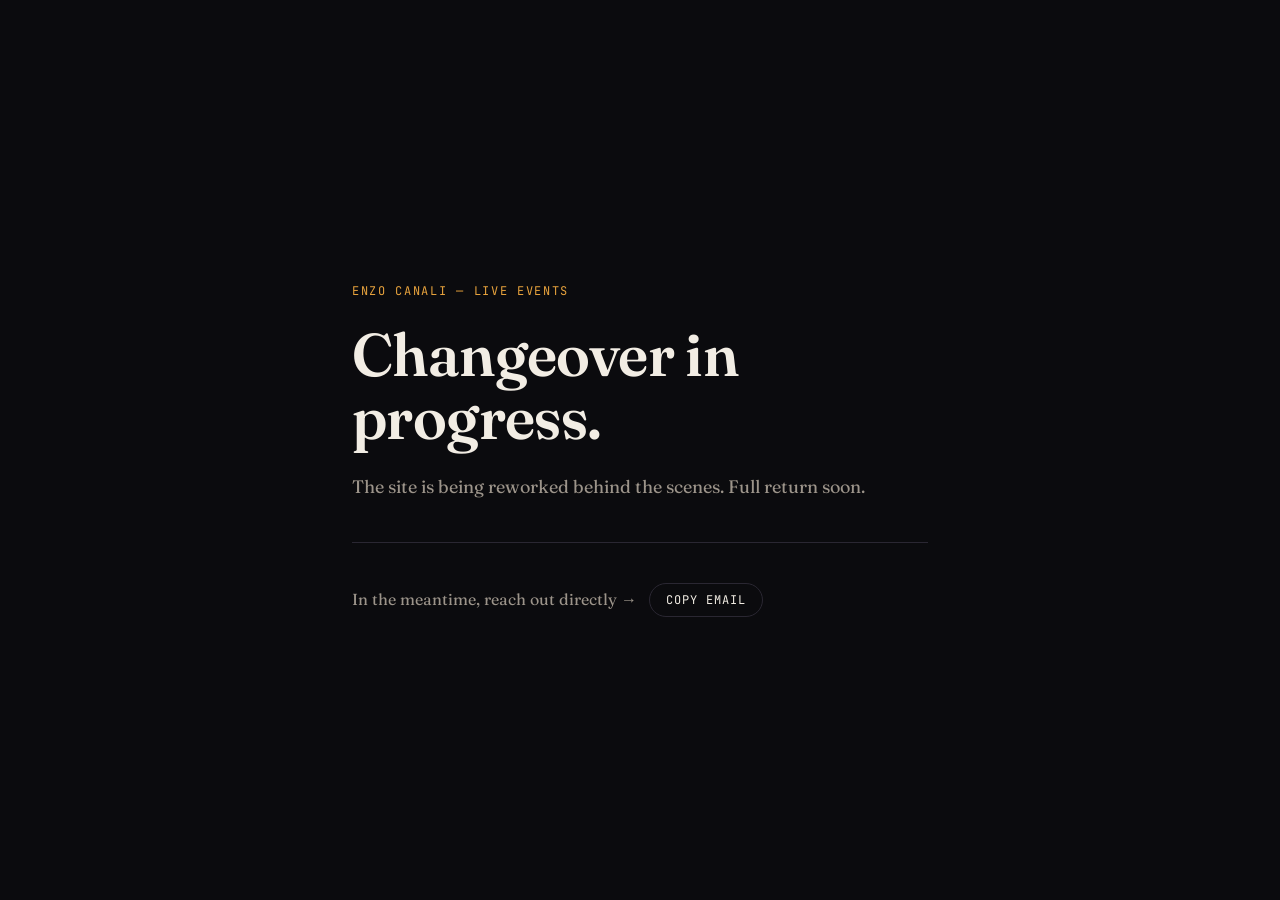
<file: index.html>
<!DOCTYPE html>
<html lang="en">
<head>
  <meta charset="UTF-8">
  <meta name="viewport" content="width=device-width, initial-scale=1, viewport-fit=cover">
  <title>Enzo Canali — Changeover in Progress</title>
  <meta name="description" content="Live events portfolio of Enzo Canali. Currently being rebuilt.">

  <link rel="preconnect" href="https://fonts.googleapis.com">
  <link href="https://fonts.googleapis.com/css2?family=Fraunces:opsz,wght@9..144,500;9..144,600;9..144,700&family=Inter:wght@400;500;600&family=JetBrains+Mono:wght@400;500&display=swap" rel="stylesheet">

  <style>
    :root {
      --bg: #0b0b0e;
      --text: #f2ede4;
      --muted: #9c948a;
      --amber: #e8a33d;
      --rule: #2a2732;

      --serif: "Fraunces", "Iowan Old Style", Georgia, serif;
      --mono: "JetBrains Mono", "SF Mono", Menlo, monospace;
    }

    *, *::before, *::after { box-sizing: border-box; }

    html, body { height: 100%; margin: 0; }

    body {
      background: var(--bg);
      color: var(--text);
      font-family: var(--serif);
      display: flex;
      align-items: center;
      justify-content: center;
      padding:
        max(2rem, env(safe-area-inset-top))
        1.5rem
        max(2rem, env(safe-area-inset-bottom));
      -webkit-font-smoothing: antialiased;
    }

    .hold {
      width: 100%;
      max-width: 36rem;
    }

    .kicker {
      font-family: var(--mono);
      font-size: 0.75rem;
      letter-spacing: 0.14em;
      text-transform: uppercase;
      color: var(--amber);
      margin: 0 0 1.5rem;
    }

    h1 {
      font-family: var(--serif);
      font-weight: 600;
      font-size: clamp(2.25rem, 7vw, 3.75rem);
      line-height: 1.05;
      letter-spacing: -0.01em;
      margin: 0 0 1.5rem;
    }

    .body {
      font-size: 1.125rem;
      line-height: 1.6;
      color: var(--muted);
      margin: 0 0 2.5rem;
      padding-bottom: 2.5rem;
      border-bottom: 1px solid var(--rule);
    }

    .contact {
      font-size: 1rem;
      line-height: 1.6;
      color: var(--muted);
      margin: 0;
      display: flex;
      flex-wrap: wrap;
      align-items: center;
      gap: 0.75rem;
    }

    .copy-email {
      font-family: var(--mono);
      font-size: 0.75rem;
      letter-spacing: 0.08em;
      text-transform: uppercase;
      color: var(--text);
      background: transparent;
      border: 1px solid var(--rule);
      border-radius: 999px;
      padding: 0.5rem 1rem;
      cursor: pointer;
      transition: color 0.2s ease, border-color 0.2s ease;
    }

    .copy-email:hover,
    .copy-email:focus-visible {
      color: var(--amber);
      border-color: var(--amber);
      outline: none;
    }
  </style>
</head>
<body>
  <main class="hold">
    <p class="kicker">Enzo Canali — Live Events</p>
    <h1>Changeover in progress.</h1>
    <p class="body">The site is being reworked behind the scenes. Full return soon.</p>
    <p class="contact">
      In the meantime, reach out directly →
      <button type="button" class="copy-email">Copy email</button>
    </p>
  </main>

  <script>
    document.querySelectorAll(".copy-email").forEach((btn) => {
      const originalText = btn.textContent;
      btn.addEventListener("click", (e) => {
        e.preventDefault();
        try {
          navigator.clipboard.writeText("Enzo.canali13@gmail.com")
            .then(() => {
              btn.textContent = "Copied!";
              setTimeout(() => { btn.textContent = originalText; }, 2000);
            })
            .catch(() => {});
        } catch (err) {
          // clipboard unavailable — fail silently
        }
      });
    });
  </script>
</body>
</html>
</file>
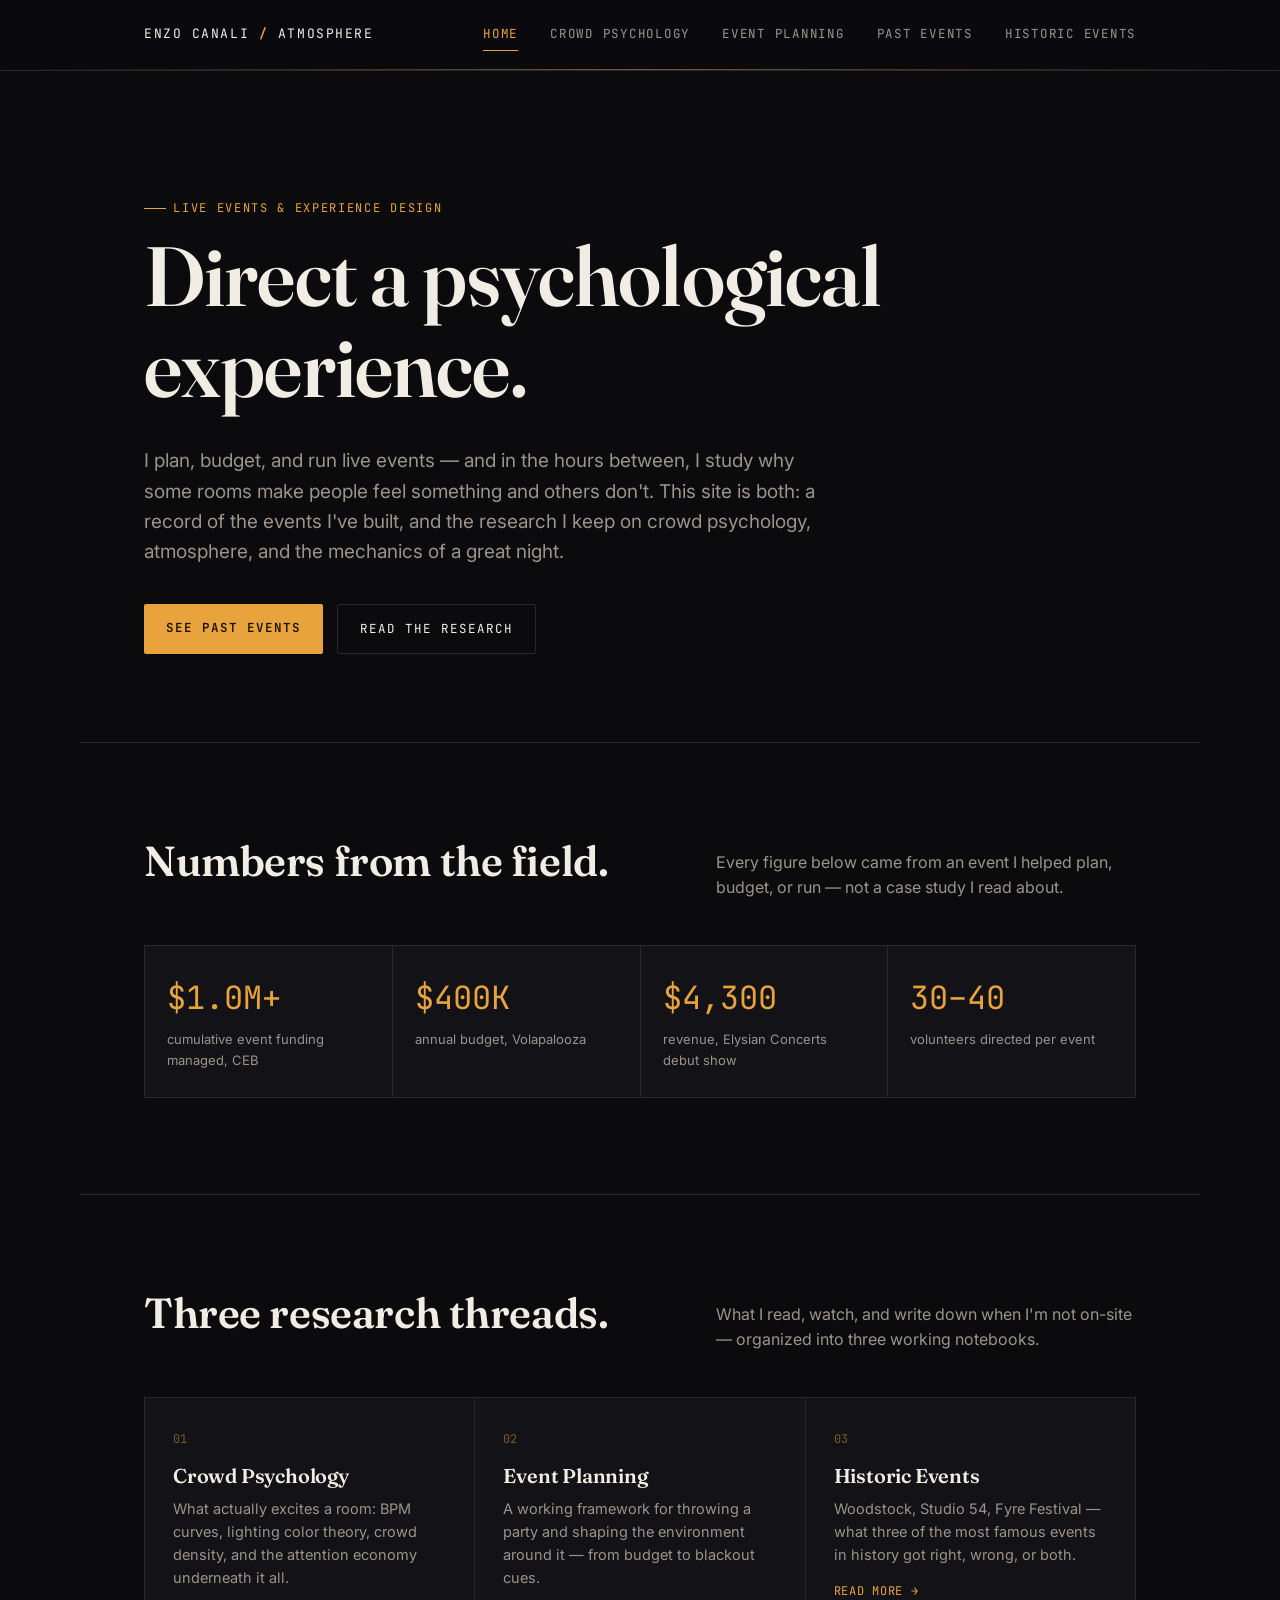
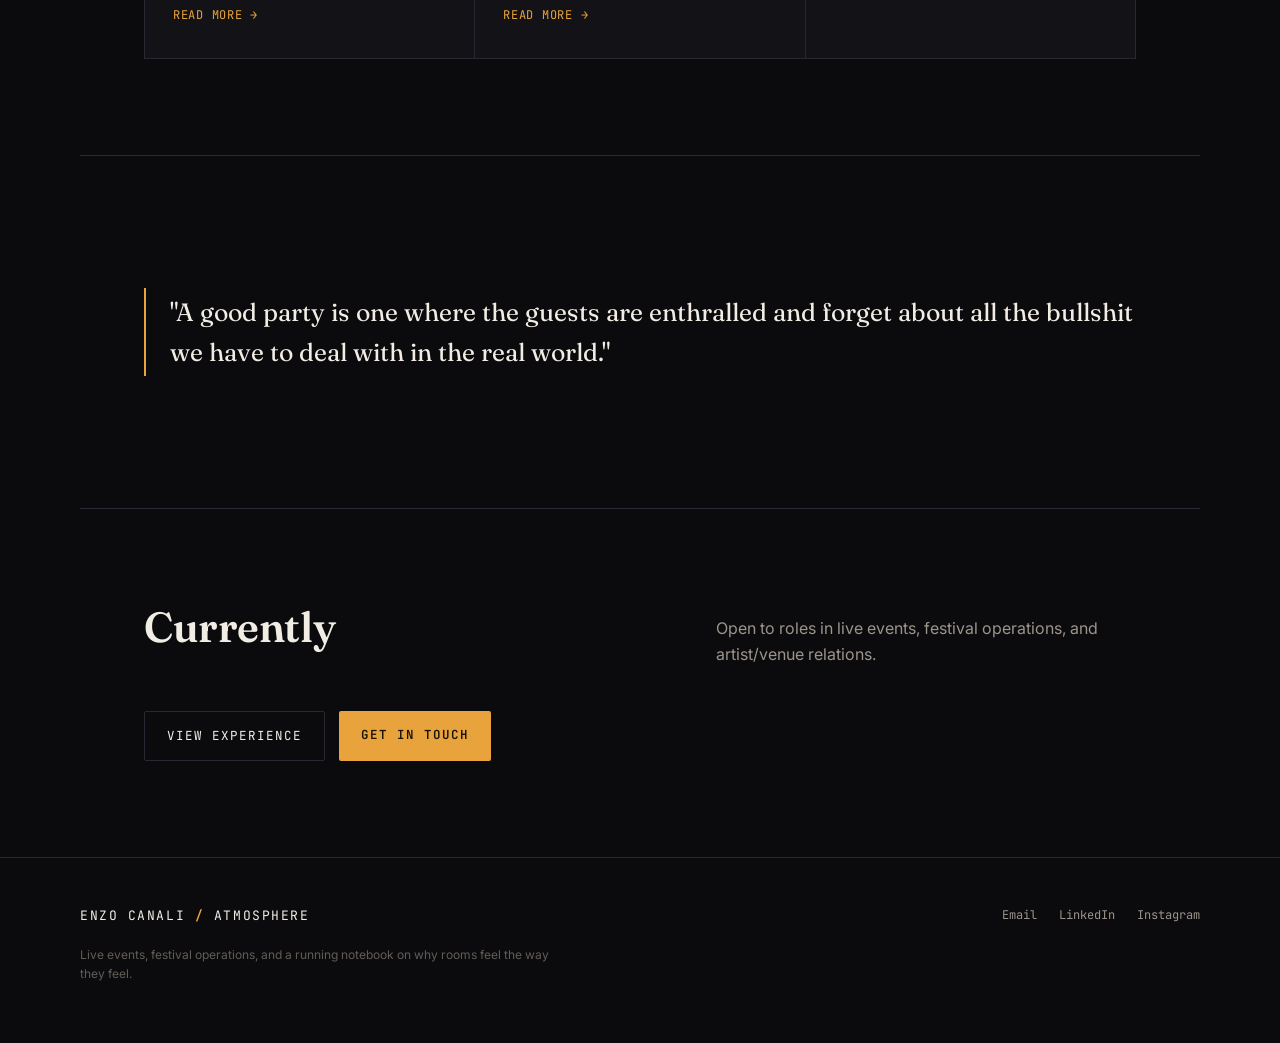
<file: Enzo Website Portfolio/index.html>
<!DOCTYPE html>
<html lang="en">
<head>
<meta charset="UTF-8">
<meta name="viewport" content="width=device-width, initial-scale=1">
<title>Enzo Canali — Live Events &amp; Atmosphere Design</title>
<meta name="description" content="Portfolio and research notebook on crowd psychology, event planning, and the craft of designing live experiences.">
<link rel="preconnect" href="https://fonts.googleapis.com">
<link href="https://fonts.googleapis.com/css2?family=Fraunces:opsz,wght@9..144,500;9..144,600;9..144,700&family=Inter:wght@400;500;600&family=JetBrains+Mono:wght@400;500&display=swap" rel="stylesheet">
<link rel="stylesheet" href="styles.css">
</head>
<body>

<div id="blackout"></div>

<header class="site">
  <nav class="nav">
    <a href="index.html" class="brand">Enzo Canali <strong>/</strong> ATMOSPHERE</a>
    <button class="navtoggle">MENU</button>
    <div class="navlinks">
      <a href="index.html" class="active">Home</a>
      <a href="crowd-psychology.html">Crowd Psychology</a>
      <a href="event-planning.html">Event Planning</a>
      <a href="past-events.html">Past Events</a>
      <a href="historic-events.html">Historic Events</a>
    </div>
  </nav>
  <div class="pulse-line"></div>
</header>

<main>

  <section class="hero" style="border-top:none;">
    <div class="eyebrow">Live Events &amp; Experience Design</div>
    <h1>Direct a psychological experience.</h1>
    <p class="lede">
      I plan, budget, and run live events — and in the hours between,
      I study why some rooms make people feel something and others don't.
      This site is both: a record of the events I've built, and the
      research I keep on crowd psychology, atmosphere, and the mechanics
      of a great night.
    </p>
    <div class="hero-actions">
      <a href="past-events.html" class="btn btn-primary">See past events</a>
      <a href="crowd-psychology.html" class="btn btn-ghost">Read the research</a>
    </div>
  </section>

  <section>
    <div class="section-head">
      <h2>Numbers from the field.</h2>
      <p>Every figure below came from an event I helped plan, budget, or run — not a case study I read about.</p>
    </div>
    <div class="stats">
      <div class="stat"><div class="num">$1.0M+</div><div class="label">cumulative event funding managed, CEB</div></div>
      <div class="stat"><div class="num">$400K</div><div class="label">annual budget, Volapalooza</div></div>
      <div class="stat"><div class="num">$4,300</div><div class="label">revenue, Elysian Concerts debut show</div></div>
      <div class="stat"><div class="num">30–40</div><div class="label">volunteers directed per event</div></div>
    </div>
  </section>

  <section>
    <div class="section-head">
      <h2>Three research threads.</h2>
      <p>What I read, watch, and write down when I'm not on-site — organized into three working notebooks.</p>
    </div>
    <div class="cards">
      <div class="card">
        <span class="num">01</span>
        <h3>Crowd Psychology</h3>
        <p>What actually excites a room: BPM curves, lighting color theory, crowd density, and the attention economy underneath it all.</p>
        <a href="crowd-psychology.html" class="more">Read more →</a>
      </div>
      <div class="card">
        <span class="num">02</span>
        <h3>Event Planning</h3>
        <p>A working framework for throwing a party and shaping the environment around it — from budget to blackout cues.</p>
        <a href="event-planning.html" class="more">Read more →</a>
      </div>
      <div class="card">
        <span class="num">03</span>
        <h3>Historic Events</h3>
        <p>Woodstock, Studio&nbsp;54, Fyre Festival — what three of the most famous events in history got right, wrong, or both.</p>
        <a href="historic-events.html" class="more">Read more →</a>
      </div>
    </div>
  </section>

  <section>
    <div class="callout">
      "A good party is one where the guests are enthralled and forget
      about all the bullshit we have to deal with in the real world."
    </div>
  </section>

  <section>
    <div class="section-head">
      <h2>Currently</h2>
      <p>Open to roles in live events, festival operations, and artist/venue relations.</p>
    </div>
    <div class="hero-actions">
      <a href="past-events.html" class="btn btn-ghost">View experience</a>
      <a href="mailto:Enzo.canali13@gmail.com" class="btn btn-primary">Get in touch</a>
    </div>
  </section>

</main>

<footer class="site">
  <div class="footer-inner">
    <div>
      <div class="brand">Enzo Canali <strong>/</strong> ATMOSPHERE</div>
      <div class="footer-note">Live events, festival operations, and a running notebook on why rooms feel the way they feel.</div>
    </div>
    <div class="footer-links">
      <a href="mailto:Enzo.canali13@gmail.com">Email</a>
      <a href="#">LinkedIn</a>
      <a href="#">Instagram</a>
    </div>
  </div>
</footer>

<script src="script.js"></script>
</body>
</html>
</file>
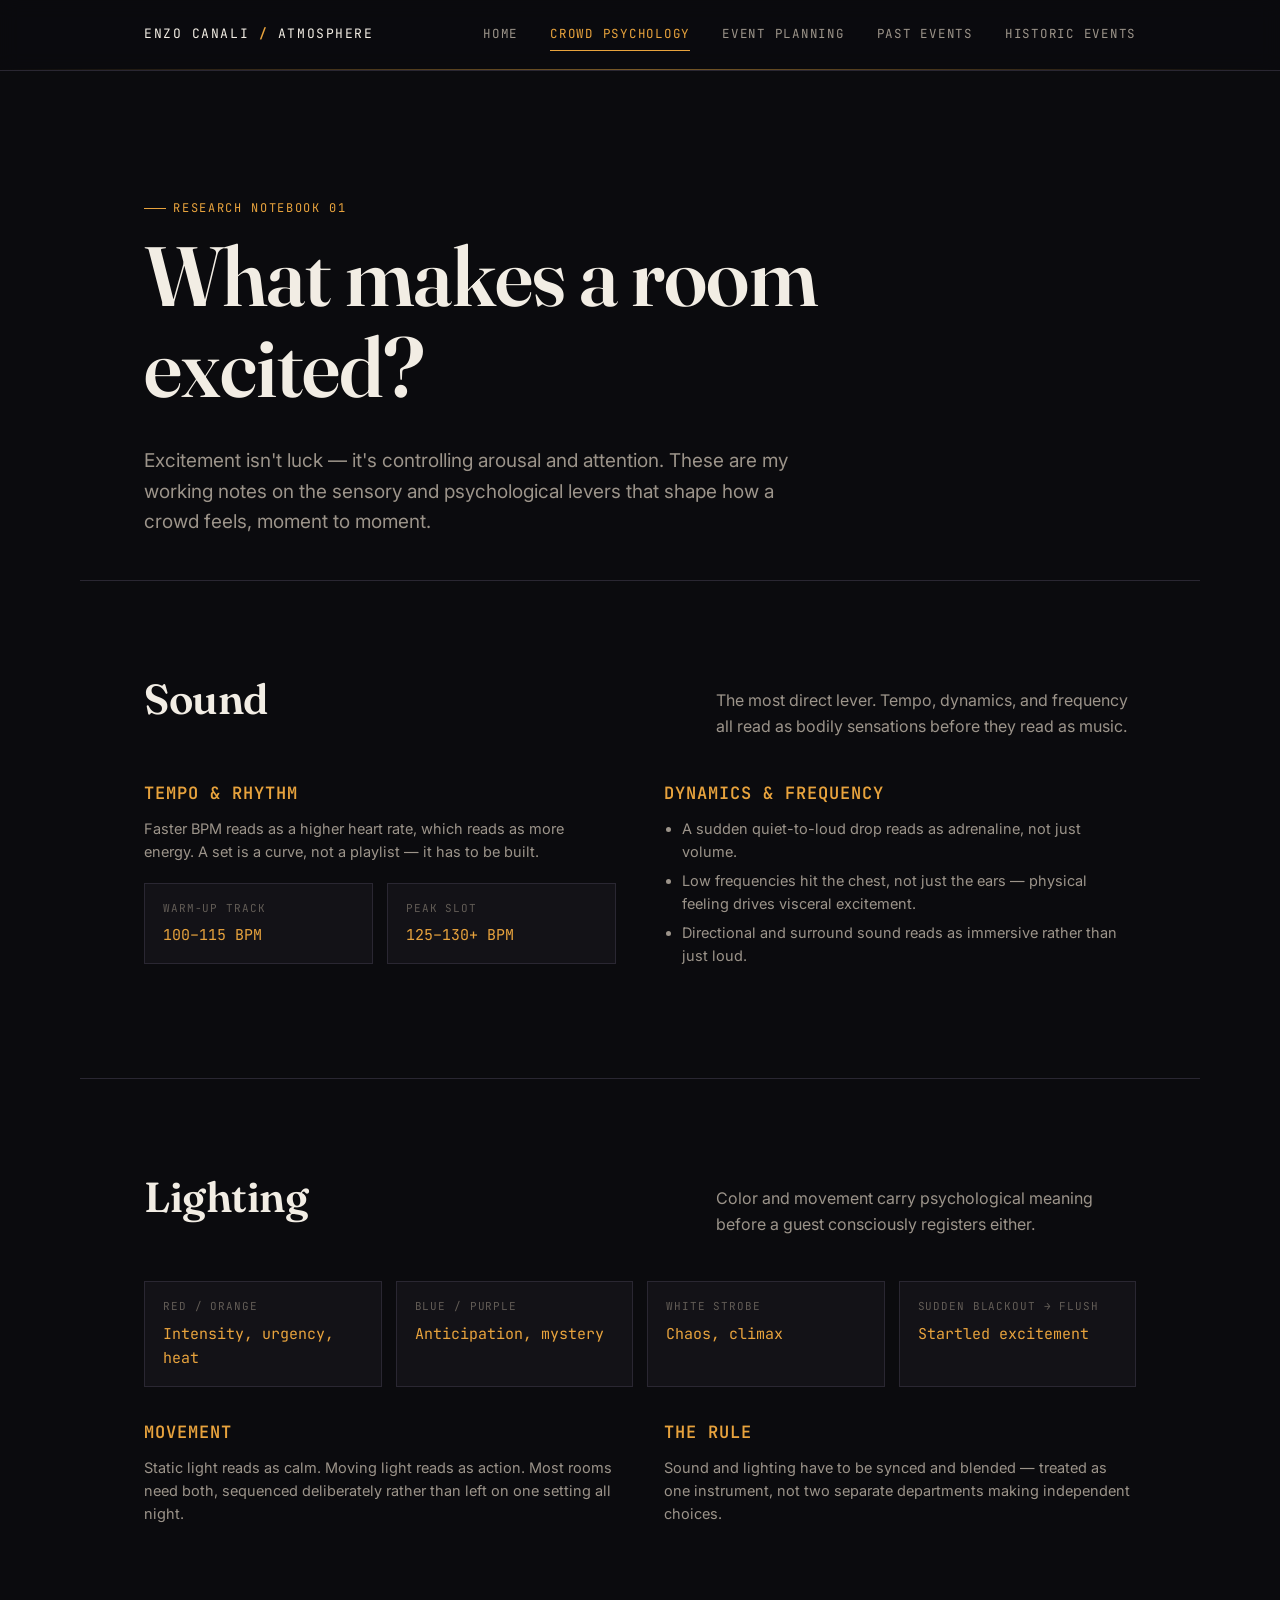
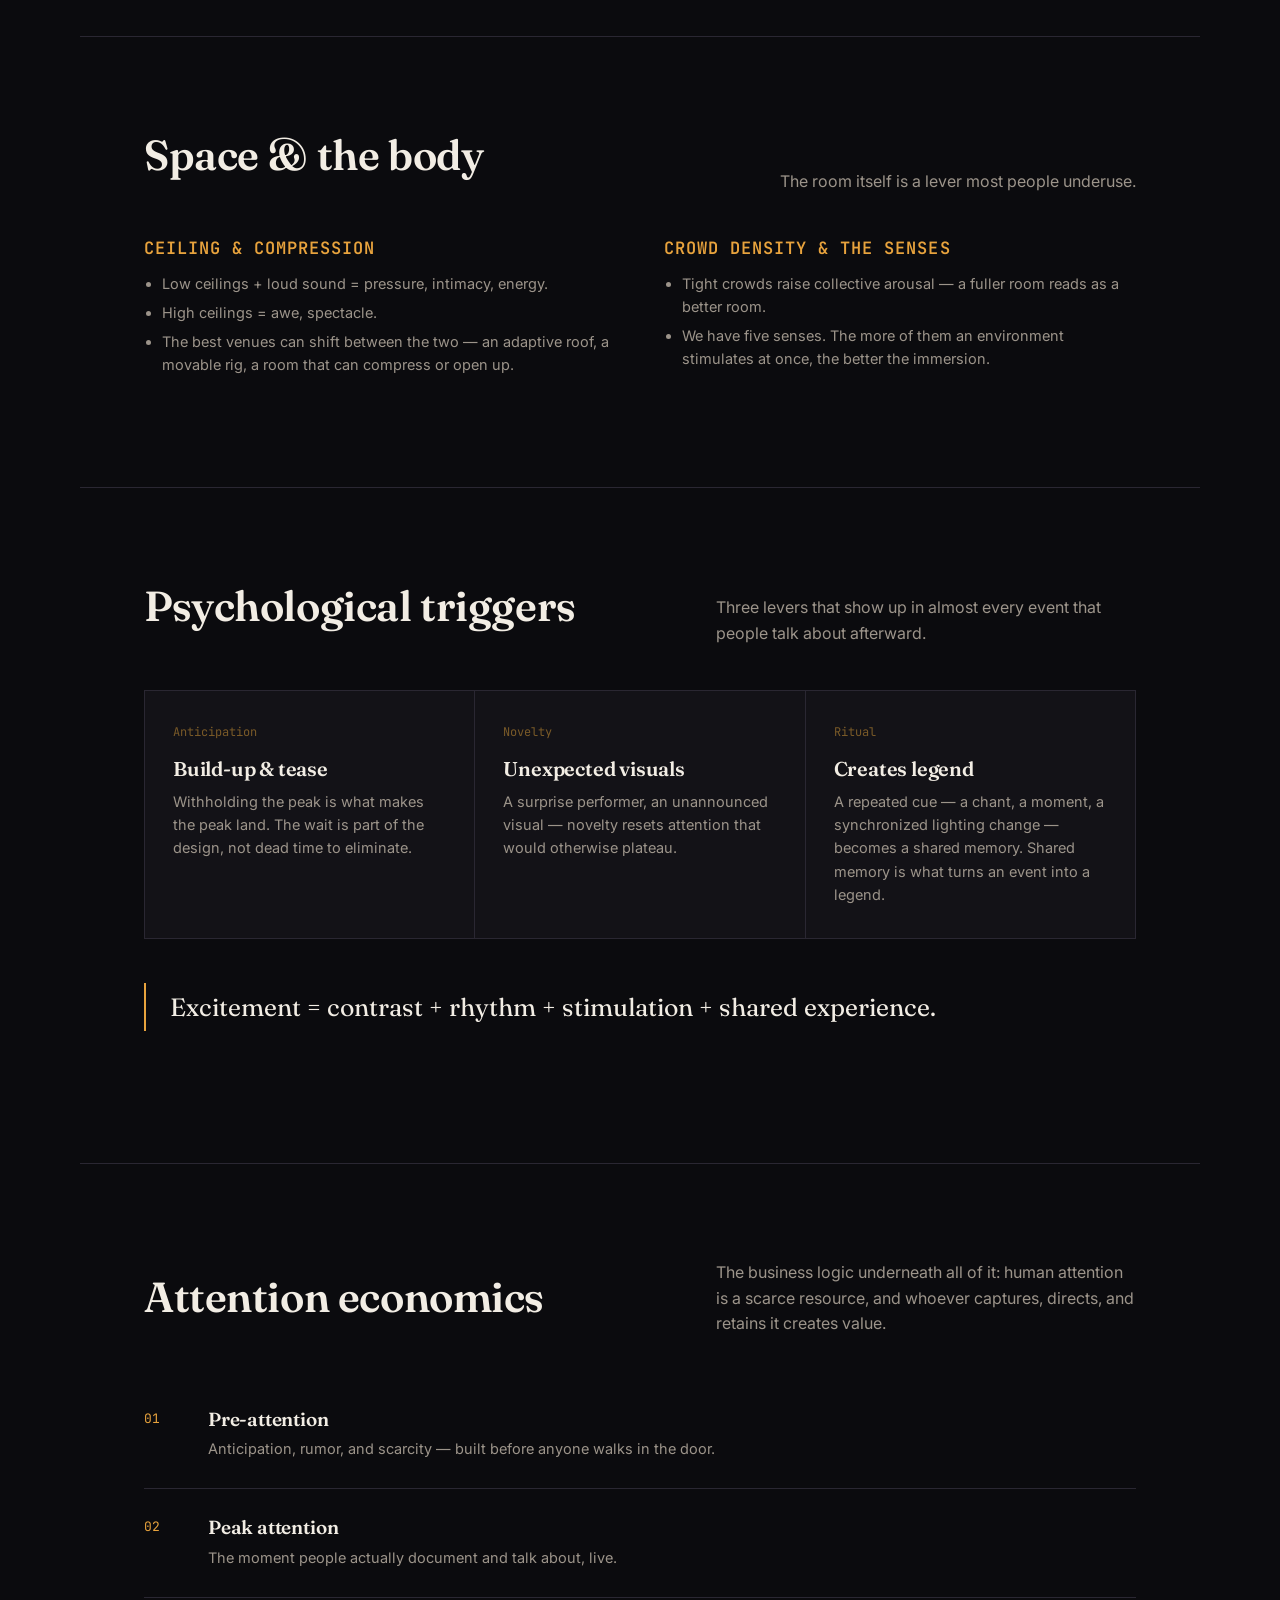
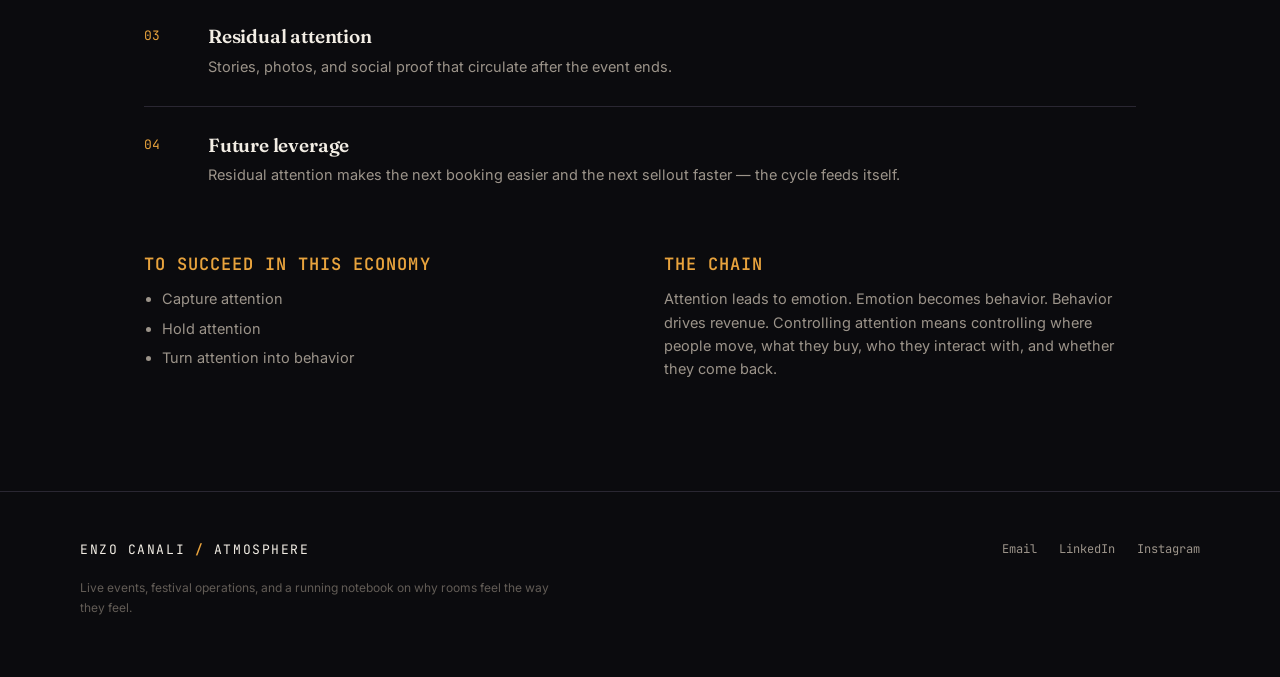
<file: Enzo Website Portfolio/crowd-psychology.html>
<!DOCTYPE html>
<html lang="en">
<head>
<meta charset="UTF-8">
<meta name="viewport" content="width=device-width, initial-scale=1">
<title>Crowd Psychology — Enzo Canali</title>
<meta name="description" content="Research notes on the psychology of excitement, attention, and crowd behavior at live events.">
<link rel="preconnect" href="https://fonts.googleapis.com">
<link href="https://fonts.googleapis.com/css2?family=Fraunces:opsz,wght@9..144,500;9..144,600;9..144,700&family=Inter:wght@400;500;600&family=JetBrains+Mono:wght@400;500&display=swap" rel="stylesheet">
<link rel="stylesheet" href="styles.css">
</head>
<body>

<div id="blackout"></div>

<header class="site">
  <nav class="nav">
    <a href="index.html" class="brand">Enzo Canali <strong>/</strong> ATMOSPHERE</a>
    <button class="navtoggle">MENU</button>
    <div class="navlinks">
      <a href="index.html">Home</a>
      <a href="crowd-psychology.html" class="active">Crowd Psychology</a>
      <a href="event-planning.html">Event Planning</a>
      <a href="past-events.html">Past Events</a>
      <a href="historic-events.html">Historic Events</a>
    </div>
  </nav>
  <div class="pulse-line"></div>
</header>

<main>

  <section class="hero" style="border-top:none; padding-bottom:24px;">
    <div class="eyebrow">Research Notebook 01</div>
    <h1>What makes a room excited?</h1>
    <p class="lede">
      Excitement isn't luck — it's controlling arousal and attention.
      These are my working notes on the sensory and psychological
      levers that shape how a crowd feels, moment to moment.
    </p>
  </section>

  <section>
    <div class="section-head">
      <h2>Sound</h2>
      <p>The most direct lever. Tempo, dynamics, and frequency all read as bodily sensations before they read as music.</p>
    </div>
    <div class="two-col">
      <div>
        <h3>Tempo &amp; Rhythm</h3>
        <p>Faster BPM reads as a higher heart rate, which reads as more energy. A set is a curve, not a playlist — it has to be built.</p>
        <div class="readouts">
          <div class="readout"><div class="k">Warm-up track</div><div class="v">100–115 BPM</div></div>
          <div class="readout"><div class="k">Peak slot</div><div class="v">125–130+ BPM</div></div>
        </div>
      </div>
      <div>
        <h3>Dynamics &amp; Frequency</h3>
        <ul>
          <li>A sudden quiet-to-loud drop reads as adrenaline, not just volume.</li>
          <li>Low frequencies hit the chest, not just the ears — physical feeling drives visceral excitement.</li>
          <li>Directional and surround sound reads as immersive rather than just loud.</li>
        </ul>
      </div>
    </div>
  </section>

  <section>
    <div class="section-head">
      <h2>Lighting</h2>
      <p>Color and movement carry psychological meaning before a guest consciously registers either.</p>
    </div>
    <div class="readouts">
      <div class="readout"><div class="k">Red / Orange</div><div class="v">Intensity, urgency, heat</div></div>
      <div class="readout"><div class="k">Blue / Purple</div><div class="v">Anticipation, mystery</div></div>
      <div class="readout"><div class="k">White strobe</div><div class="v">Chaos, climax</div></div>
      <div class="readout"><div class="k">Sudden blackout → flush</div><div class="v">Startled excitement</div></div>
    </div>
    <div class="two-col" style="margin-top:36px;">
      <div>
        <h3>Movement</h3>
        <p>Static light reads as calm. Moving light reads as action. Most rooms need both, sequenced deliberately rather than left on one setting all night.</p>
      </div>
      <div>
        <h3>The rule</h3>
        <p>Sound and lighting have to be synced and blended — treated as one instrument, not two separate departments making independent choices.</p>
      </div>
    </div>
  </section>

  <section>
    <div class="section-head">
      <h2>Space &amp; the body</h2>
      <p>The room itself is a lever most people underuse.</p>
    </div>
    <div class="two-col">
      <div>
        <h3>Ceiling &amp; compression</h3>
        <ul>
          <li>Low ceilings + loud sound = pressure, intimacy, energy.</li>
          <li>High ceilings = awe, spectacle.</li>
          <li>The best venues can shift between the two — an adaptive roof, a movable rig, a room that can compress or open up.</li>
        </ul>
      </div>
      <div>
        <h3>Crowd density &amp; the senses</h3>
        <ul>
          <li>Tight crowds raise collective arousal — a fuller room reads as a better room.</li>
          <li>We have five senses. The more of them an environment stimulates at once, the better the immersion.</li>
        </ul>
      </div>
    </div>
  </section>

  <section>
    <div class="section-head">
      <h2>Psychological triggers</h2>
      <p>Three levers that show up in almost every event that people talk about afterward.</p>
    </div>
    <div class="cards">
      <div class="card">
        <span class="num">Anticipation</span>
        <h3>Build-up &amp; tease</h3>
        <p>Withholding the peak is what makes the peak land. The wait is part of the design, not dead time to eliminate.</p>
      </div>
      <div class="card">
        <span class="num">Novelty</span>
        <h3>Unexpected visuals</h3>
        <p>A surprise performer, an unannounced visual — novelty resets attention that would otherwise plateau.</p>
      </div>
      <div class="card">
        <span class="num">Ritual</span>
        <h3>Creates legend</h3>
        <p>A repeated cue — a chant, a moment, a synchronized lighting change — becomes a shared memory. Shared memory is what turns an event into a legend.</p>
      </div>
    </div>
    <div class="callout" style="margin-top:44px;">
      Excitement = contrast + rhythm + stimulation + shared experience.
    </div>
  </section>

  <section>
    <div class="section-head">
      <h2>Attention economics</h2>
      <p>The business logic underneath all of it: human attention is a scarce resource, and whoever captures, directs, and retains it creates value.</p>
    </div>
    <div class="steps">
      <div class="step">
        <h3>Pre-attention</h3>
        <p>Anticipation, rumor, and scarcity — built before anyone walks in the door.</p>
      </div>
      <div class="step">
        <h3>Peak attention</h3>
        <p>The moment people actually document and talk about, live.</p>
      </div>
      <div class="step">
        <h3>Residual attention</h3>
        <p>Stories, photos, and social proof that circulate after the event ends.</p>
      </div>
      <div class="step">
        <h3>Future leverage</h3>
        <p>Residual attention makes the next booking easier and the next sellout faster — the cycle feeds itself.</p>
      </div>
    </div>
    <div class="two-col" style="margin-top:40px;">
      <div>
        <h3>To succeed in this economy</h3>
        <ul>
          <li>Capture attention</li>
          <li>Hold attention</li>
          <li>Turn attention into behavior</li>
        </ul>
      </div>
      <div>
        <h3>The chain</h3>
        <p>Attention leads to emotion. Emotion becomes behavior. Behavior drives revenue. Controlling attention means controlling where people move, what they buy, who they interact with, and whether they come back.</p>
      </div>
    </div>
  </section>

</main>

<footer class="site">
  <div class="footer-inner">
    <div>
      <div class="brand">Enzo Canali <strong>/</strong> ATMOSPHERE</div>
      <div class="footer-note">Live events, festival operations, and a running notebook on why rooms feel the way they feel.</div>
    </div>
    <div class="footer-links">
      <a href="mailto:Enzo.canali13@gmail.com">Email</a>
      <a href="#">LinkedIn</a>
      <a href="#">Instagram</a>
    </div>
  </div>
</footer>

<script src="script.js"></script>
</body>
</html>
</file>
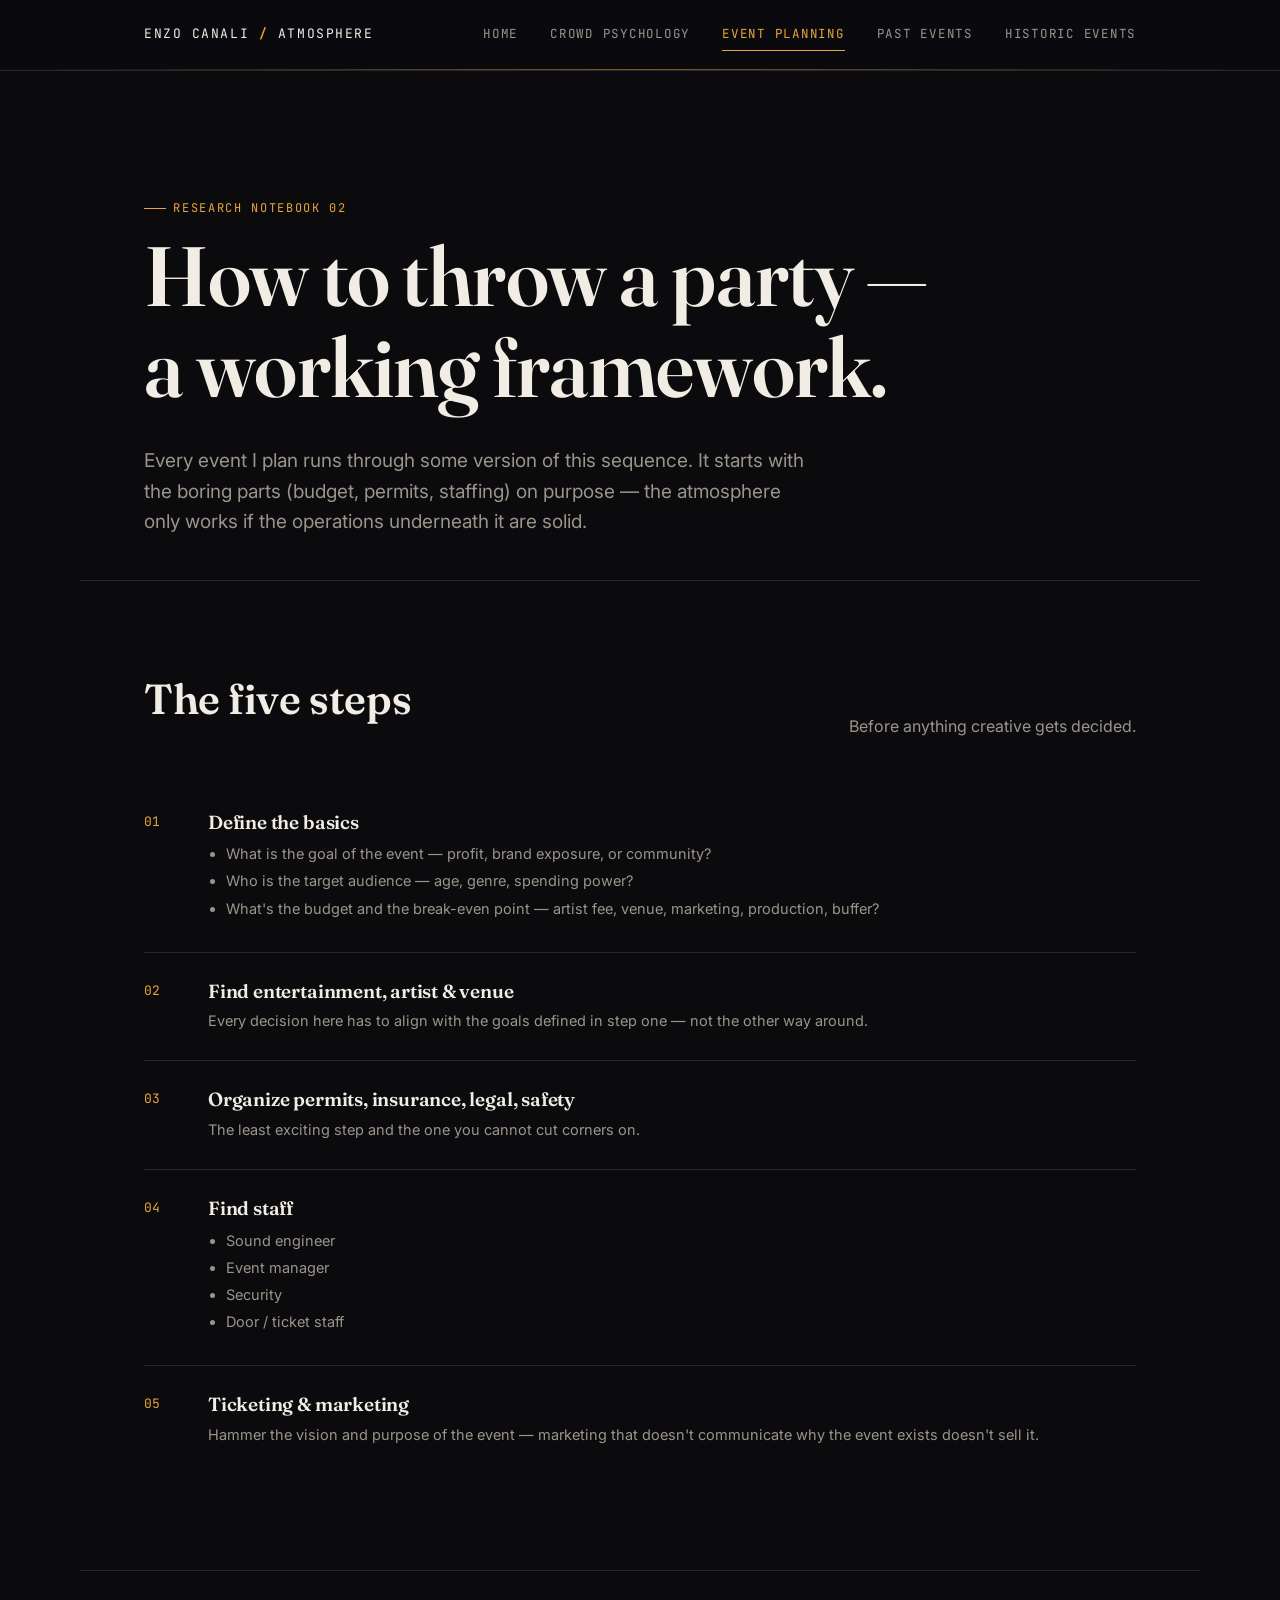
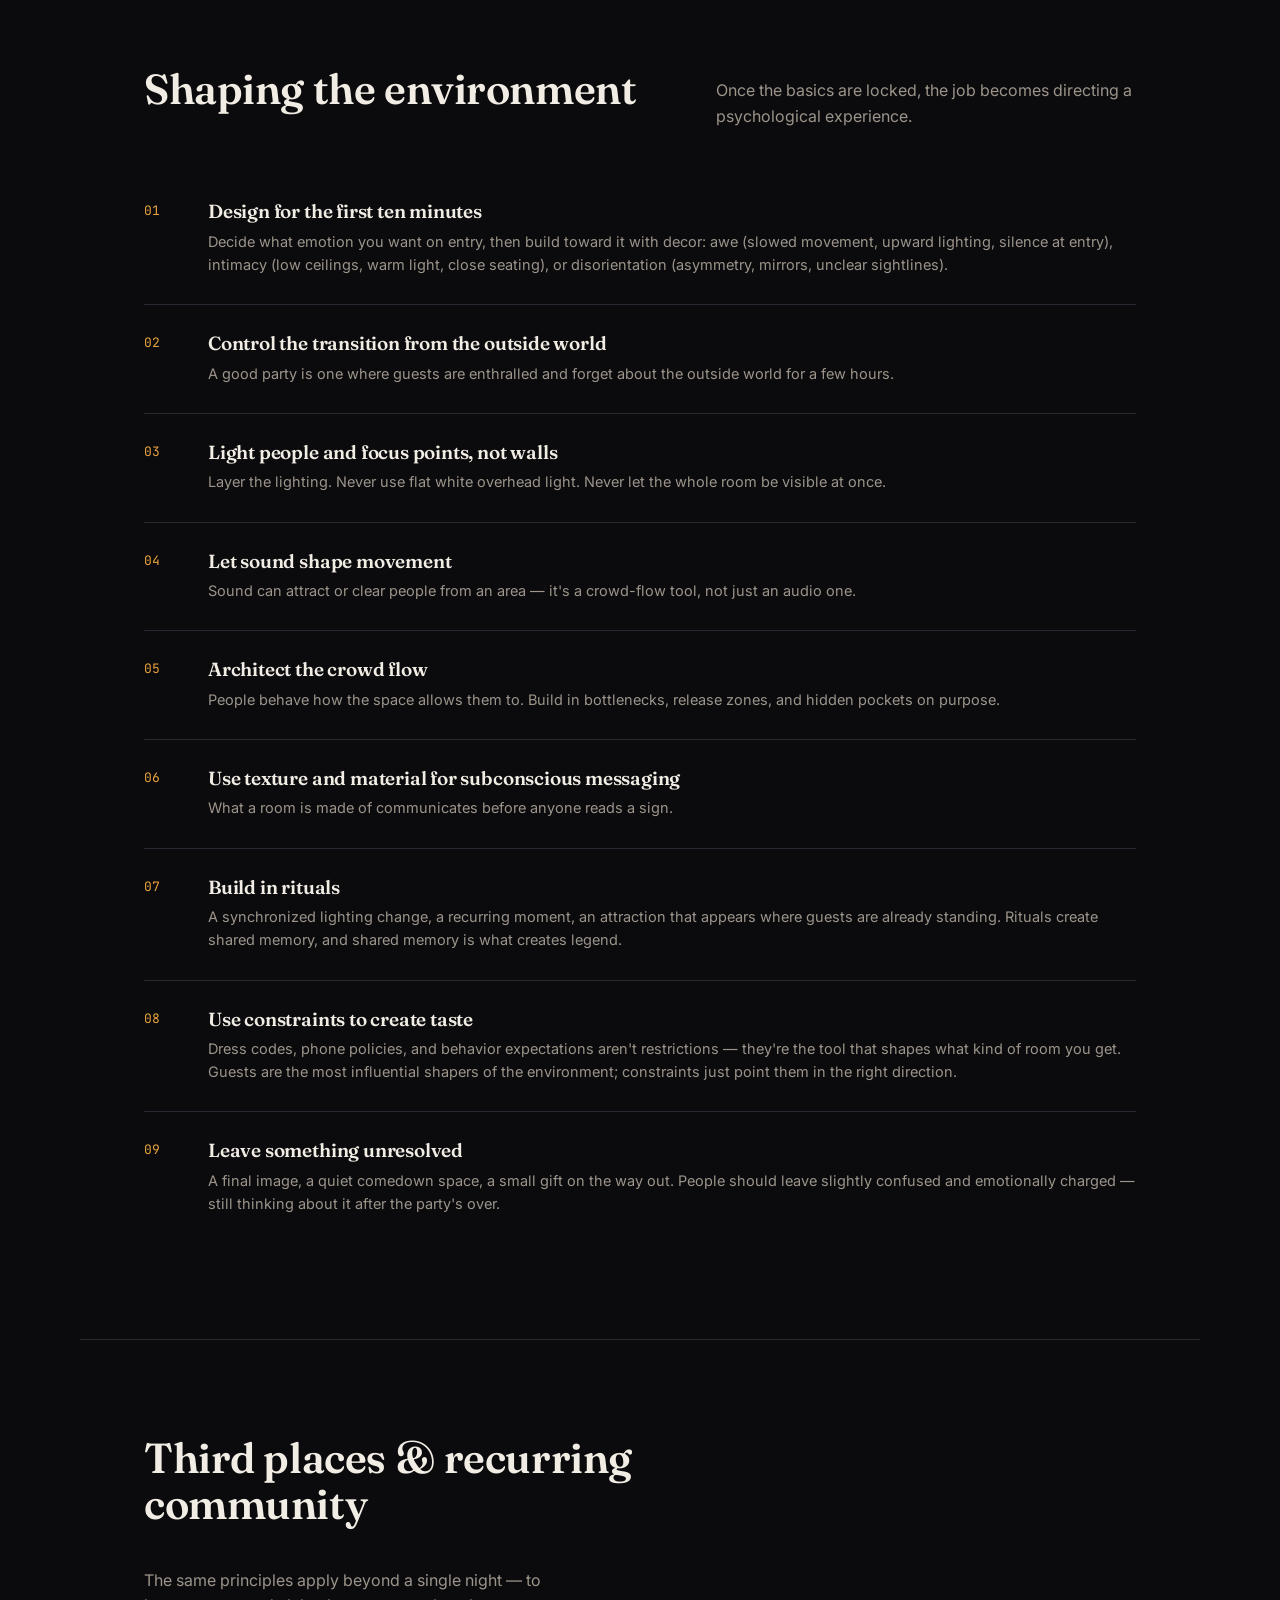
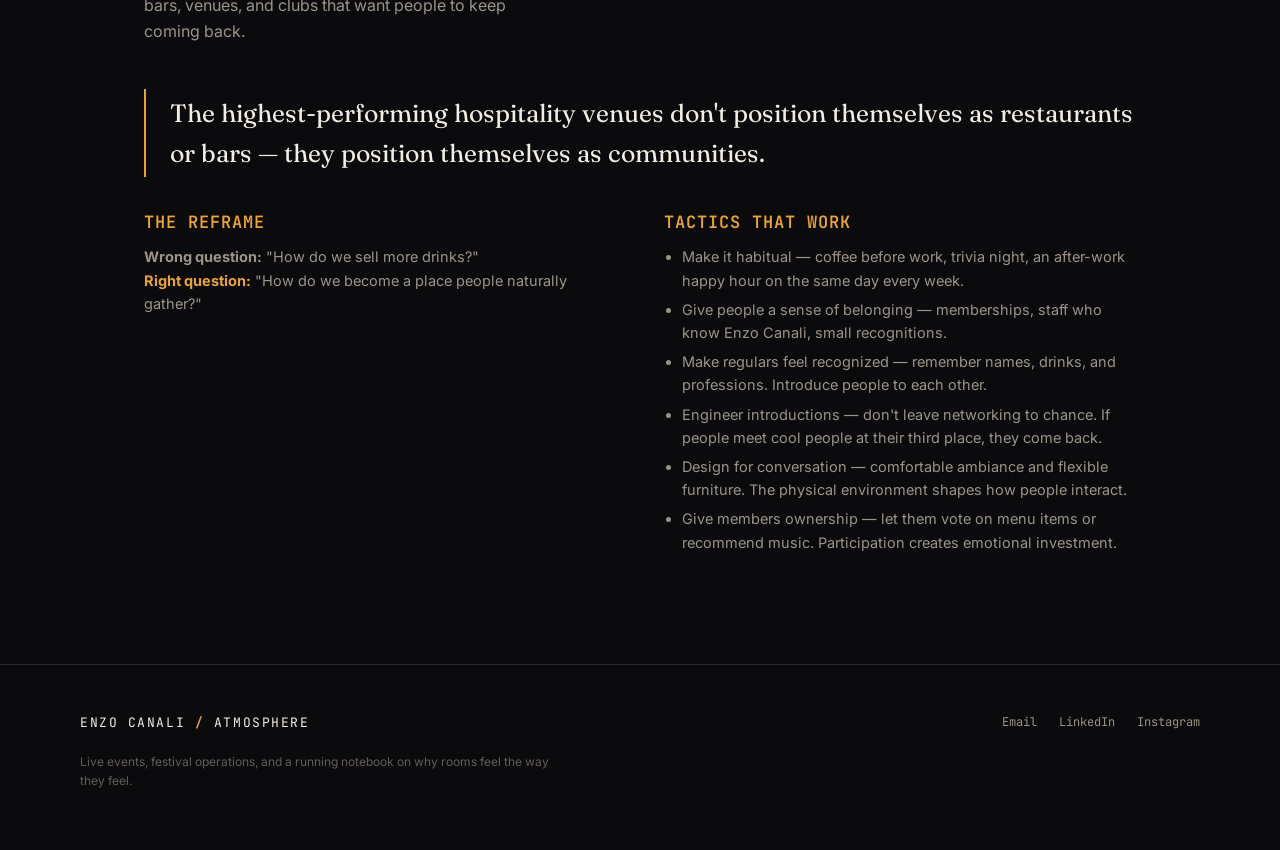
<file: Enzo Website Portfolio/event-planning.html>
<!DOCTYPE html>
<html lang="en">
<head>
<meta charset="UTF-8">
<meta name="viewport" content="width=device-width, initial-scale=1">
<title>Event Planning — Enzo Canali</title>
<meta name="description" content="A working framework for planning events and shaping the environments around them.">
<link rel="preconnect" href="https://fonts.googleapis.com">
<link href="https://fonts.googleapis.com/css2?family=Fraunces:opsz,wght@9..144,500;9..144,600;9..144,700&family=Inter:wght@400;500;600&family=JetBrains+Mono:wght@400;500&display=swap" rel="stylesheet">
<link rel="stylesheet" href="styles.css">
</head>
<body>

<div id="blackout"></div>

<header class="site">
  <nav class="nav">
    <a href="index.html" class="brand">Enzo Canali <strong>/</strong> ATMOSPHERE</a>
    <button class="navtoggle">MENU</button>
    <div class="navlinks">
      <a href="index.html">Home</a>
      <a href="crowd-psychology.html">Crowd Psychology</a>
      <a href="event-planning.html" class="active">Event Planning</a>
      <a href="past-events.html">Past Events</a>
      <a href="historic-events.html">Historic Events</a>
    </div>
  </nav>
  <div class="pulse-line"></div>
</header>

<main>

  <section class="hero" style="border-top:none; padding-bottom:24px;">
    <div class="eyebrow">Research Notebook 02</div>
    <h1>How to throw a party — a working framework.</h1>
    <p class="lede">
      Every event I plan runs through some version of this sequence.
      It starts with the boring parts (budget, permits, staffing) on
      purpose — the atmosphere only works if the operations underneath
      it are solid.
    </p>
  </section>

  <section>
    <div class="section-head">
      <h2>The five steps</h2>
      <p>Before anything creative gets decided.</p>
    </div>
    <div class="steps">
      <div class="step">
        <h3>Define the basics</h3>
        <ul>
          <li>What is the goal of the event — profit, brand exposure, or community?</li>
          <li>Who is the target audience — age, genre, spending power?</li>
          <li>What's the budget and the break-even point — artist fee, venue, marketing, production, buffer?</li>
        </ul>
      </div>
      <div class="step">
        <h3>Find entertainment, artist &amp; venue</h3>
        <p>Every decision here has to align with the goals defined in step one — not the other way around.</p>
      </div>
      <div class="step">
        <h3>Organize permits, insurance, legal, safety</h3>
        <p>The least exciting step and the one you cannot cut corners on.</p>
      </div>
      <div class="step">
        <h3>Find staff</h3>
        <ul>
          <li>Sound engineer</li>
          <li>Event manager</li>
          <li>Security</li>
          <li>Door / ticket staff</li>
        </ul>
      </div>
      <div class="step">
        <h3>Ticketing &amp; marketing</h3>
        <p>Hammer the vision and purpose of the event — marketing that doesn't communicate why the event exists doesn't sell it.</p>
      </div>
    </div>
  </section>

  <section>
    <div class="section-head">
      <h2>Shaping the environment</h2>
      <p>Once the basics are locked, the job becomes directing a psychological experience.</p>
    </div>
    <div class="steps">
      <div class="step">
        <h3>Design for the first ten minutes</h3>
        <p>Decide what emotion you want on entry, then build toward it with decor: awe (slowed movement, upward lighting, silence at entry), intimacy (low ceilings, warm light, close seating), or disorientation (asymmetry, mirrors, unclear sightlines).</p>
      </div>
      <div class="step">
        <h3>Control the transition from the outside world</h3>
        <p>A good party is one where guests are enthralled and forget about the outside world for a few hours.</p>
      </div>
      <div class="step">
        <h3>Light people and focus points, not walls</h3>
        <p>Layer the lighting. Never use flat white overhead light. Never let the whole room be visible at once.</p>
      </div>
      <div class="step">
        <h3>Let sound shape movement</h3>
        <p>Sound can attract or clear people from an area — it's a crowd-flow tool, not just an audio one.</p>
      </div>
      <div class="step">
        <h3>Architect the crowd flow</h3>
        <p>People behave how the space allows them to. Build in bottlenecks, release zones, and hidden pockets on purpose.</p>
      </div>
      <div class="step">
        <h3>Use texture and material for subconscious messaging</h3>
        <p>What a room is made of communicates before anyone reads a sign.</p>
      </div>
      <div class="step">
        <h3>Build in rituals</h3>
        <p>A synchronized lighting change, a recurring moment, an attraction that appears where guests are already standing. Rituals create shared memory, and shared memory is what creates legend.</p>
      </div>
      <div class="step">
        <h3>Use constraints to create taste</h3>
        <p>Dress codes, phone policies, and behavior expectations aren't restrictions — they're the tool that shapes what kind of room you get. Guests are the most influential shapers of the environment; constraints just point them in the right direction.</p>
      </div>
      <div class="step">
        <h3>Leave something unresolved</h3>
        <p>A final image, a quiet comedown space, a small gift on the way out. People should leave slightly confused and emotionally charged — still thinking about it after the party's over.</p>
      </div>
    </div>
  </section>

  <section>
    <div class="section-head">
      <h2>Third places &amp; recurring community</h2>
      <p>The same principles apply beyond a single night — to bars, venues, and clubs that want people to keep coming back.</p>
    </div>
    <div class="callout">
      The highest-performing hospitality venues don't position themselves
      as restaurants or bars — they position themselves as communities.
    </div>
    <div class="two-col">
      <div>
        <h3>The reframe</h3>
        <p><strong style="color:var(--ink-dim);">Wrong question:</strong> "How do we sell more drinks?"<br>
        <strong style="color:var(--amber);">Right question:</strong> "How do we become a place people naturally gather?"</p>
      </div>
      <div>
        <h3>Tactics that work</h3>
        <ul>
          <li>Make it habitual — coffee before work, trivia night, an after-work happy hour on the same day every week.</li>
          <li>Give people a sense of belonging — memberships, staff who know Enzo Canali, small recognitions.</li>
          <li>Make regulars feel recognized — remember names, drinks, and professions. Introduce people to each other.</li>
          <li>Engineer introductions — don't leave networking to chance. If people meet cool people at their third place, they come back.</li>
          <li>Design for conversation — comfortable ambiance and flexible furniture. The physical environment shapes how people interact.</li>
          <li>Give members ownership — let them vote on menu items or recommend music. Participation creates emotional investment.</li>
        </ul>
      </div>
    </div>
  </section>

</main>

<footer class="site">
  <div class="footer-inner">
    <div>
      <div class="brand">Enzo Canali <strong>/</strong> ATMOSPHERE</div>
      <div class="footer-note">Live events, festival operations, and a running notebook on why rooms feel the way they feel.</div>
    </div>
    <div class="footer-links">
      <a href="mailto:Enzo.canali13@gmail.com">Email</a>
      <a href="#">LinkedIn</a>
      <a href="#">Instagram</a>
    </div>
  </div>
</footer>

<script src="script.js"></script>
</body>
</html>
</file>
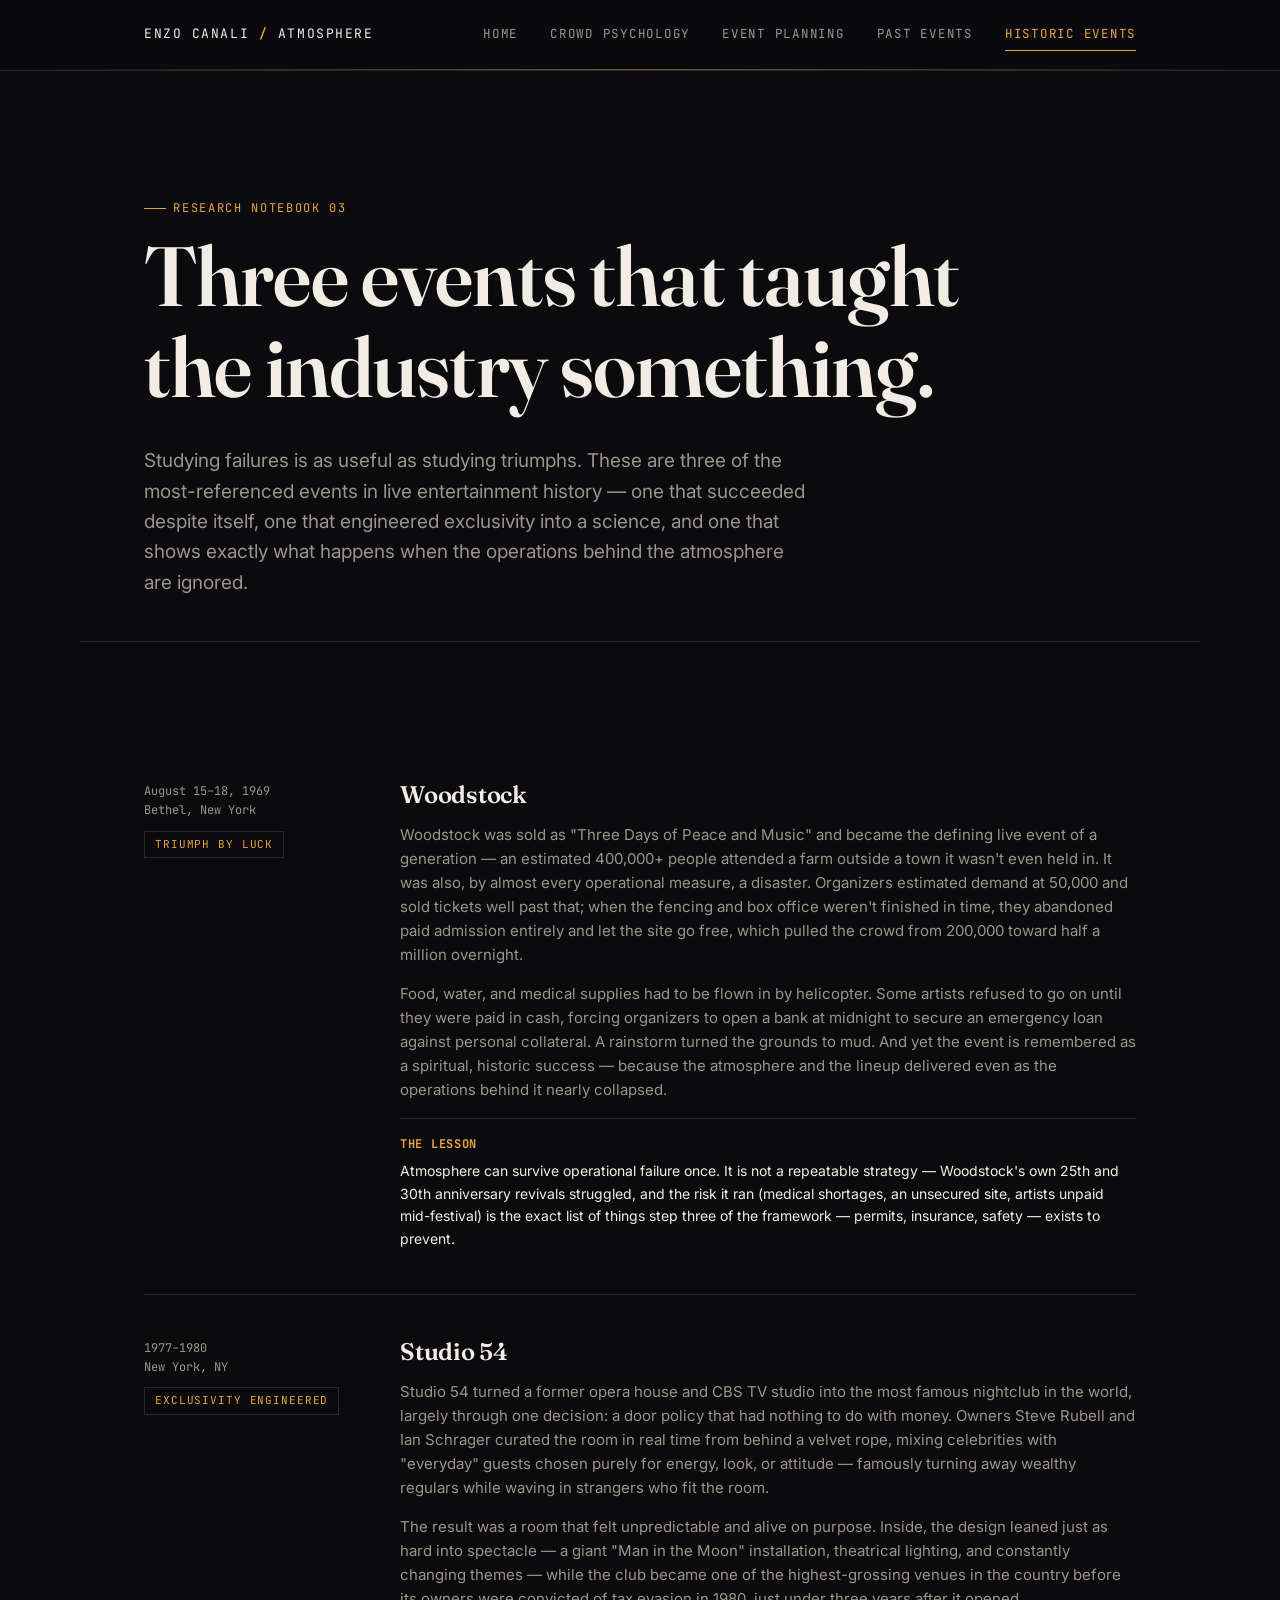
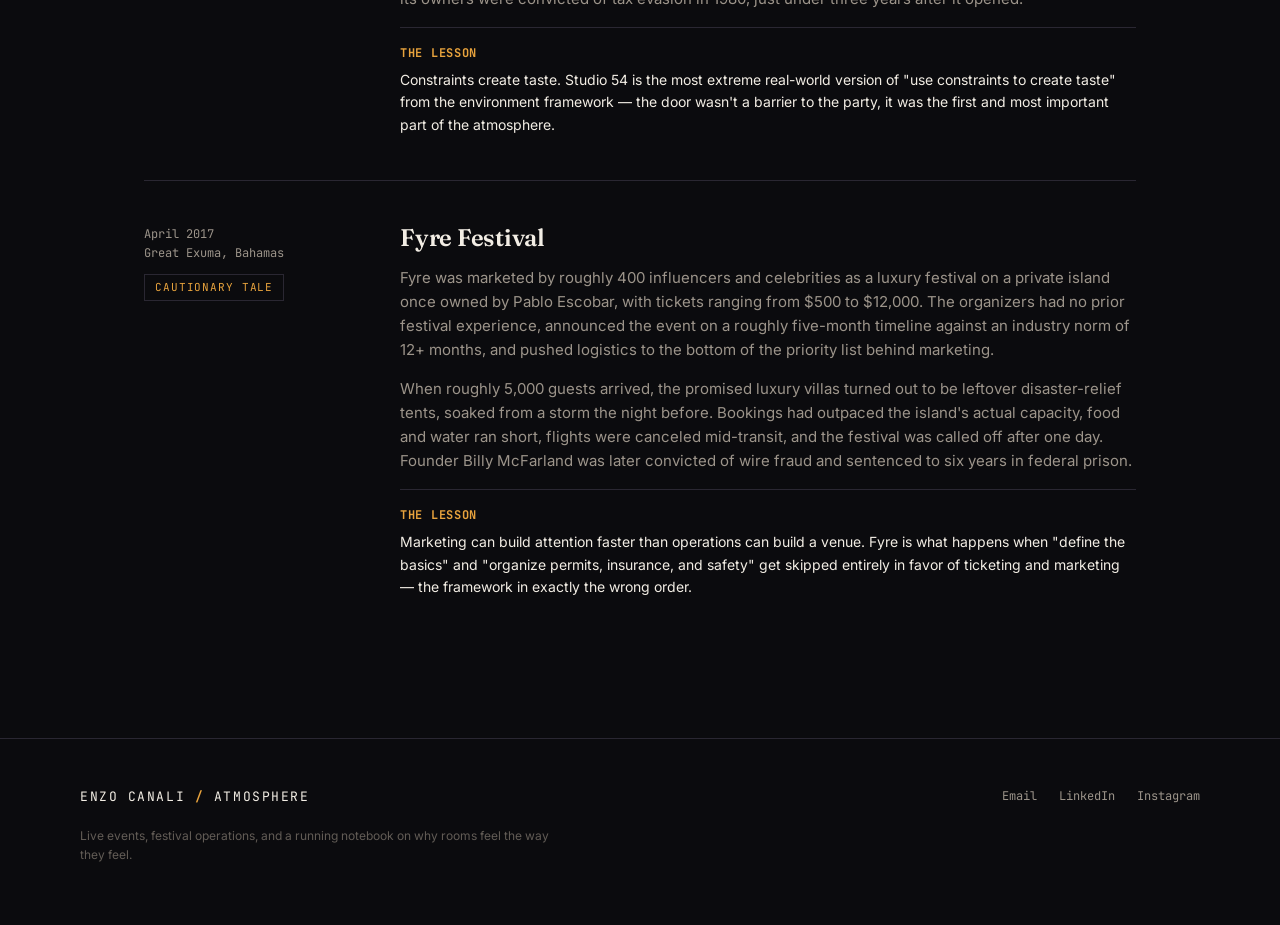
<file: Enzo Website Portfolio/historic-events.html>
<!DOCTYPE html>
<html lang="en">
<head>
<meta charset="UTF-8">
<meta name="viewport" content="width=device-width, initial-scale=1">
<title>Historic Events — Enzo Canali</title>
<meta name="description" content="Case studies of famous historic events — what Woodstock, Studio 54, and Fyre Festival got right, wrong, or both.">
<link rel="preconnect" href="https://fonts.googleapis.com">
<link href="https://fonts.googleapis.com/css2?family=Fraunces:opsz,wght@9..144,500;9..144,600;9..144,700&family=Inter:wght@400;500;600&family=JetBrains+Mono:wght@400;500&display=swap" rel="stylesheet">
<link rel="stylesheet" href="styles.css">
</head>
<body>

<div id="blackout"></div>

<header class="site">
  <nav class="nav">
    <a href="index.html" class="brand">Enzo Canali <strong>/</strong> ATMOSPHERE</a>
    <button class="navtoggle">MENU</button>
    <div class="navlinks">
      <a href="index.html">Home</a>
      <a href="crowd-psychology.html">Crowd Psychology</a>
      <a href="event-planning.html">Event Planning</a>
      <a href="past-events.html">Past Events</a>
      <a href="historic-events.html" class="active">Historic Events</a>
    </div>
  </nav>
  <div class="pulse-line"></div>
</header>

<main>

  <section class="hero" style="border-top:none; padding-bottom:24px;">
    <div class="eyebrow">Research Notebook 03</div>
    <h1>Three events that taught the industry something.</h1>
    <p class="lede">
      Studying failures is as useful as studying triumphs. These are three
      of the most-referenced events in live entertainment history — one
      that succeeded despite itself, one that engineered exclusivity into
      a science, and one that shows exactly what happens when the
      operations behind the atmosphere are ignored.
    </p>
  </section>

  <section>

    <div class="case">
      <div class="case-meta">
        August 15–18, 1969<br>Bethel, New York
        <div class="tag">Triumph by luck</div>
      </div>
      <div>
        <h3>Woodstock</h3>
        <p>
          Woodstock was sold as "Three Days of Peace and Music" and became the
          defining live event of a generation — an estimated 400,000+ people
          attended a farm outside a town it wasn't even held in. It was also,
          by almost every operational measure, a disaster. Organizers estimated
          demand at 50,000 and sold tickets well past that; when the fencing and
          box office weren't finished in time, they abandoned paid admission
          entirely and let the site go free, which pulled the crowd from
          200,000 toward half a million overnight.
        </p>
        <p>
          Food, water, and medical supplies had to be flown in by helicopter.
          Some artists refused to go on until they were paid in cash, forcing
          organizers to open a bank at midnight to secure an emergency loan
          against personal collateral. A rainstorm turned the grounds to mud.
          And yet the event is remembered as a spiritual, historic success —
          because the atmosphere and the lineup delivered even as the
          operations behind it nearly collapsed.
        </p>
        <div class="lesson">
          <strong>The lesson</strong>
          Atmosphere can survive operational failure once. It is not a
          repeatable strategy — Woodstock's own 25th and 30th anniversary
          revivals struggled, and the risk it ran (medical shortages, an
          unsecured site, artists unpaid mid-festival) is the exact list of
          things step three of the framework — permits, insurance, safety —
          exists to prevent.
        </div>
      </div>
    </div>

    <div class="case">
      <div class="case-meta">
        1977–1980<br>New York, NY
        <div class="tag">Exclusivity engineered</div>
      </div>
      <div>
        <h3>Studio 54</h3>
        <p>
          Studio 54 turned a former opera house and CBS TV studio into the
          most famous nightclub in the world, largely through one decision:
          a door policy that had nothing to do with money. Owners Steve
          Rubell and Ian Schrager curated the room in real time from behind
          a velvet rope, mixing celebrities with "everyday" guests chosen
          purely for energy, look, or attitude — famously turning away
          wealthy regulars while waving in strangers who fit the room.
        </p>
        <p>
          The result was a room that felt unpredictable and alive on
          purpose. Inside, the design leaned just as hard into spectacle —
          a giant "Man in the Moon" installation, theatrical lighting, and
          constantly changing themes — while the club became one of the
          highest-grossing venues in the country before its owners were
          convicted of tax evasion in 1980, just under three years after it opened.
        </p>
        <div class="lesson">
          <strong>The lesson</strong>
          Constraints create taste. Studio 54 is the most extreme real-world
          version of "use constraints to create taste" from the environment
          framework — the door wasn't a barrier to the party, it was the
          first and most important part of the atmosphere.
        </div>
      </div>
    </div>

    <div class="case">
      <div class="case-meta">
        April 2017<br>Great Exuma, Bahamas
        <div class="tag">Cautionary tale</div>
      </div>
      <div>
        <h3>Fyre Festival</h3>
        <p>
          Fyre was marketed by roughly 400 influencers and celebrities as a
          luxury festival on a private island once owned by Pablo Escobar,
          with tickets ranging from $500 to $12,000. The organizers had no
          prior festival experience, announced the event on a roughly
          five-month timeline against an industry norm of 12+ months, and
          pushed logistics to the bottom of the priority list behind
          marketing.
        </p>
        <p>
          When roughly 5,000 guests arrived, the promised luxury villas
          turned out to be leftover disaster-relief tents, soaked from a
          storm the night before. Bookings had outpaced the island's actual
          capacity, food and water ran short, flights were canceled
          mid-transit, and the festival was called off after one day.
          Founder Billy McFarland was later convicted of wire fraud and
          sentenced to six years in federal prison.
        </p>
        <div class="lesson">
          <strong>The lesson</strong>
          Marketing can build attention faster than operations can build a
          venue. Fyre is what happens when "define the basics" and
          "organize permits, insurance, and safety" get skipped entirely
          in favor of ticketing and marketing — the framework in exactly
          the wrong order.
        </div>
      </div>
    </div>

  </section>

</main>

<footer class="site">
  <div class="footer-inner">
    <div>
      <div class="brand">Enzo Canali <strong>/</strong> ATMOSPHERE</div>
      <div class="footer-note">Live events, festival operations, and a running notebook on why rooms feel the way they feel.</div>
    </div>
    <div class="footer-links">
      <a href="mailto:Enzo.canali13@gmail.com">Email</a>
      <a href="#">LinkedIn</a>
      <a href="#">Instagram</a>
    </div>
  </div>
</footer>

<script src="script.js"></script>
</body>
</html>
</file>
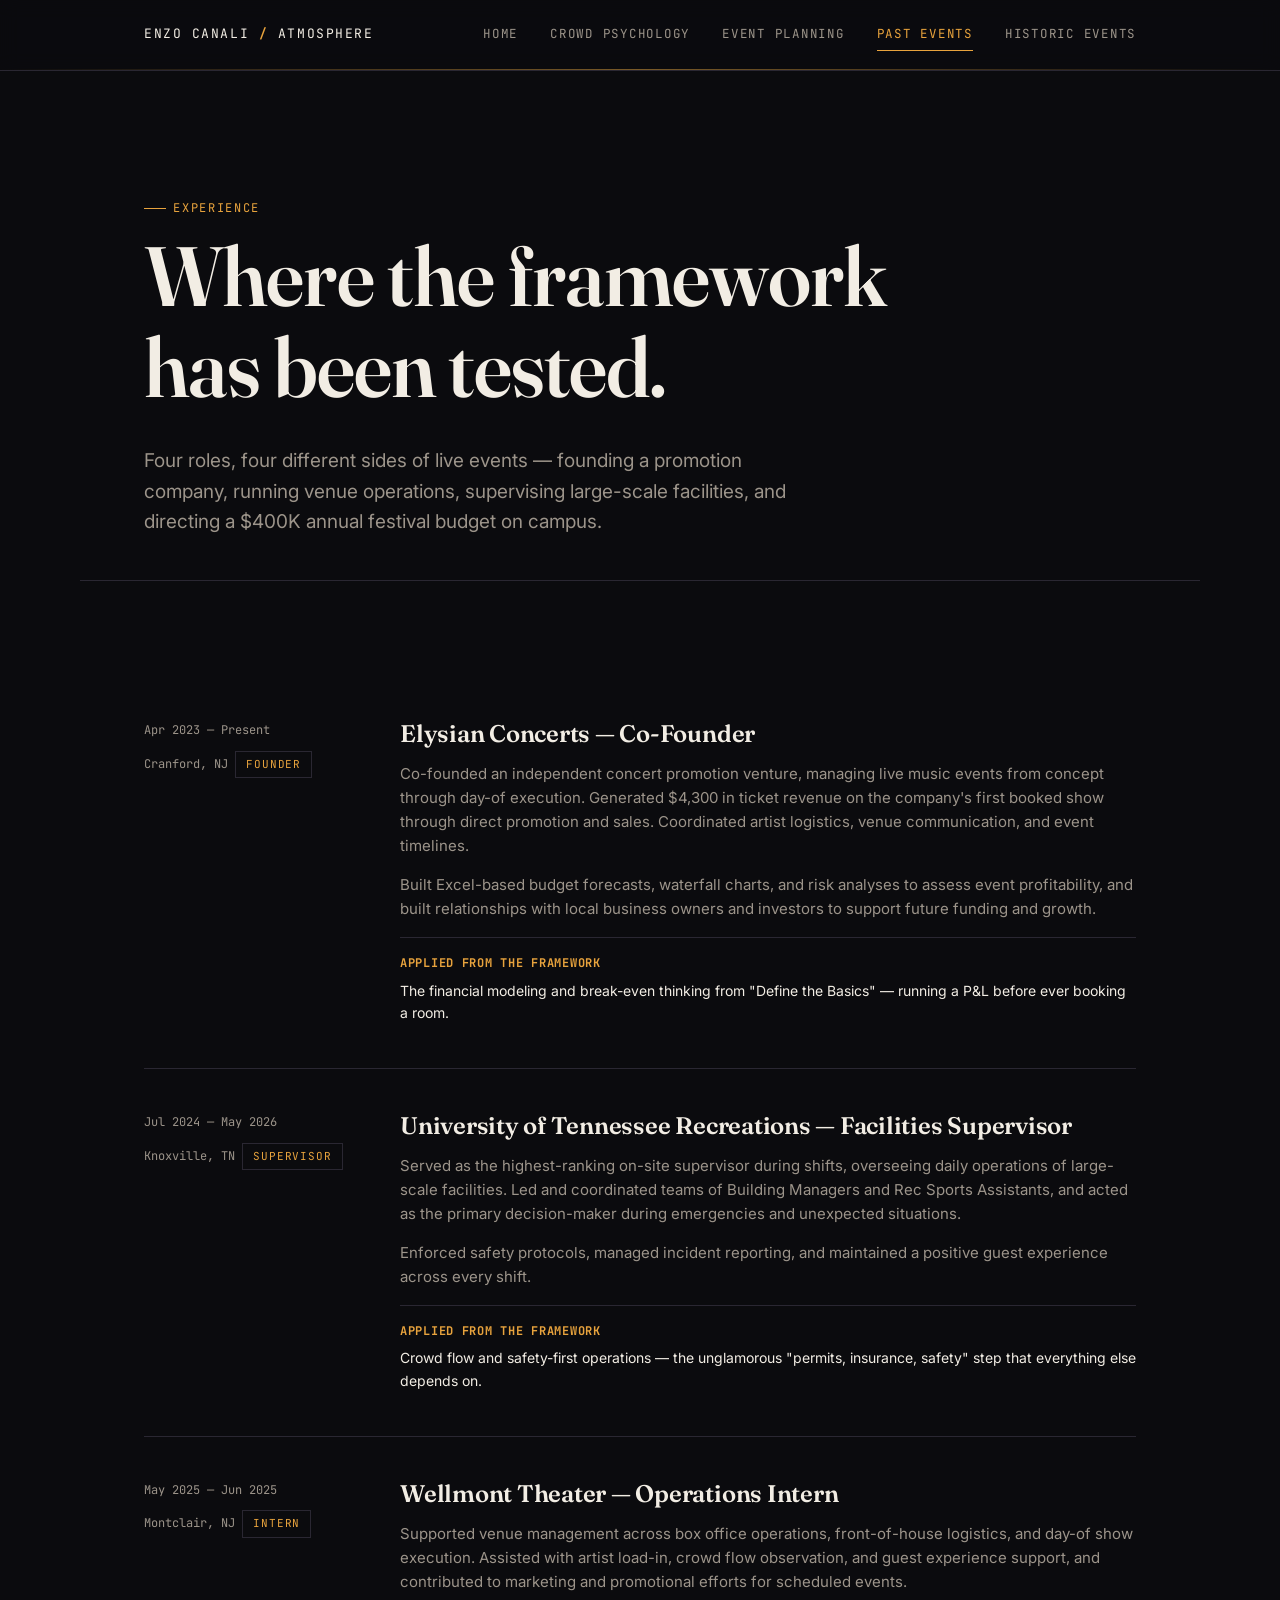
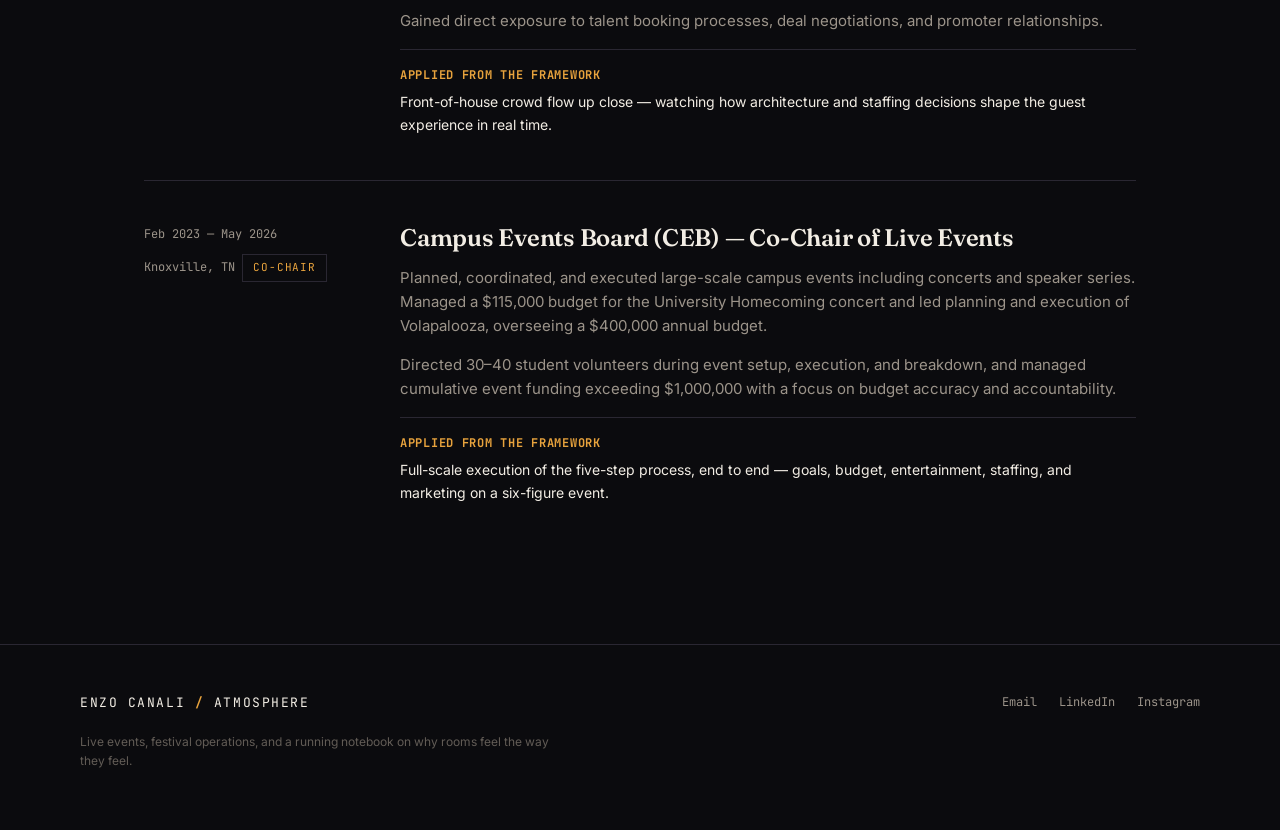
<file: Enzo Website Portfolio/past-events.html>
<!DOCTYPE html>
<html lang="en">
<head>
<meta charset="UTF-8">
<meta name="viewport" content="width=device-width, initial-scale=1">
<title>Past Events — Enzo Canali</title>
<meta name="description" content="Live event and venue operations experience — concert promotion, venue operations, and campus event budgets.">
<link rel="preconnect" href="https://fonts.googleapis.com">
<link href="https://fonts.googleapis.com/css2?family=Fraunces:opsz,wght@9..144,500;9..144,600;9..144,700&family=Inter:wght@400;500;600&family=JetBrains+Mono:wght@400;500&display=swap" rel="stylesheet">
<link rel="stylesheet" href="styles.css">
</head>
<body>

<div id="blackout"></div>

<header class="site">
  <nav class="nav">
    <a href="index.html" class="brand">Enzo Canali <strong>/</strong> ATMOSPHERE</a>
    <button class="navtoggle">MENU</button>
    <div class="navlinks">
      <a href="index.html">Home</a>
      <a href="crowd-psychology.html">Crowd Psychology</a>
      <a href="event-planning.html">Event Planning</a>
      <a href="past-events.html" class="active">Past Events</a>
      <a href="historic-events.html">Historic Events</a>
    </div>
  </nav>
  <div class="pulse-line"></div>
</header>

<main>

  <section class="hero" style="border-top:none; padding-bottom:24px;">
    <div class="eyebrow">Experience</div>
    <h1>Where the framework has been tested.</h1>
    <p class="lede">
      Four roles, four different sides of live events — founding a promotion
      company, running venue operations, supervising large-scale facilities,
      and directing a $400K annual festival budget on campus.
    </p>
  </section>

  <section>
    <div class="case">
      <div class="case-meta">
        Apr 2023 — Present<br>Cranford, NJ
        <div class="tag">Founder</div>
      </div>
      <div>
        <h3>Elysian Concerts — Co-Founder</h3>
        <p>Co-founded an independent concert promotion venture, managing live music events from concept through day-of execution. Generated $4,300 in ticket revenue on the company's first booked show through direct promotion and sales. Coordinated artist logistics, venue communication, and event timelines.</p>
        <p>Built Excel-based budget forecasts, waterfall charts, and risk analyses to assess event profitability, and built relationships with local business owners and investors to support future funding and growth.</p>
        <div class="lesson">
          <strong>Applied from the framework</strong>
          The financial modeling and break-even thinking from "Define the Basics" — running a P&amp;L before ever booking a room.
        </div>
      </div>
    </div>

    <div class="case">
      <div class="case-meta">
        Jul 2024 — May 2026<br>Knoxville, TN
        <div class="tag">Supervisor</div>
      </div>
      <div>
        <h3>University of Tennessee Recreations — Facilities Supervisor</h3>
        <p>Served as the highest-ranking on-site supervisor during shifts, overseeing daily operations of large-scale facilities. Led and coordinated teams of Building Managers and Rec Sports Assistants, and acted as the primary decision-maker during emergencies and unexpected situations.</p>
        <p>Enforced safety protocols, managed incident reporting, and maintained a positive guest experience across every shift.</p>
        <div class="lesson">
          <strong>Applied from the framework</strong>
          Crowd flow and safety-first operations — the unglamorous "permits, insurance, safety" step that everything else depends on.
        </div>
      </div>
    </div>

    <div class="case">
      <div class="case-meta">
        May 2025 — Jun 2025<br>Montclair, NJ
        <div class="tag">Intern</div>
      </div>
      <div>
        <h3>Wellmont Theater — Operations Intern</h3>
        <p>Supported venue management across box office operations, front-of-house logistics, and day-of show execution. Assisted with artist load-in, crowd flow observation, and guest experience support, and contributed to marketing and promotional efforts for scheduled events.</p>
        <p>Gained direct exposure to talent booking processes, deal negotiations, and promoter relationships.</p>
        <div class="lesson">
          <strong>Applied from the framework</strong>
          Front-of-house crowd flow up close — watching how architecture and staffing decisions shape the guest experience in real time.
        </div>
      </div>
    </div>

    <div class="case">
      <div class="case-meta">
        Feb 2023 — May 2026<br>Knoxville, TN
        <div class="tag">Co-Chair</div>
      </div>
      <div>
        <h3>Campus Events Board (CEB) — Co-Chair of Live Events</h3>
        <p>Planned, coordinated, and executed large-scale campus events including concerts and speaker series. Managed a $115,000 budget for the University Homecoming concert and led planning and execution of Volapalooza, overseeing a $400,000 annual budget.</p>
        <p>Directed 30–40 student volunteers during event setup, execution, and breakdown, and managed cumulative event funding exceeding $1,000,000 with a focus on budget accuracy and accountability.</p>
        <div class="lesson">
          <strong>Applied from the framework</strong>
          Full-scale execution of the five-step process, end to end — goals, budget, entertainment, staffing, and marketing on a six-figure event.
        </div>
      </div>
    </div>
  </section>

</main>

<footer class="site">
  <div class="footer-inner">
    <div>
      <div class="brand">Enzo Canali <strong>/</strong> ATMOSPHERE</div>
      <div class="footer-note">Live events, festival operations, and a running notebook on why rooms feel the way they feel.</div>
    </div>
    <div class="footer-links">
      <a href="mailto:Enzo.canali13@gmail.com">Email</a>
      <a href="#">LinkedIn</a>
      <a href="#">Instagram</a>
    </div>
  </div>
</footer>

<script src="script.js"></script>
</body>
</html>
</file>
<file: Enzo Website Portfolio/styles.css>
/* ===========================================================
   TOKENS
=========================================================== */
:root{
  --bg:        #0b0b0e;
  --bg-panel:  #131217;
  --bg-panel-2:#1b1920;
  --line:      #2a2732;

  --ink:       #f2ede4;
  --ink-dim:   #9c948a;
  --ink-faint: #625c56;

  --amber:     #e8a33d;
  --amber-dim: #7a5a28;
  --crimson:   #a3273a;
  --violet:    #6f5fa0;

  --display: "Fraunces", "Iowan Old Style", Georgia, serif;
  --body:    "Inter", -apple-system, BlinkMacSystemFont, sans-serif;
  --mono:    "JetBrains Mono", "SF Mono", Menlo, monospace;

  --max: 1120px;
  --pad: clamp(20px, 5vw, 64px);
}

*{ box-sizing:border-box; }
html{ scroll-behavior:smooth; }

body{
  margin:0;
  background:var(--bg);
  color:var(--ink);
  font-family:var(--body);
  font-size:16px;
  line-height:1.6;
  -webkit-font-smoothing:antialiased;
}

img{ max-width:100%; display:block; }
a{ color:inherit; text-decoration:none; }

::selection{ background:var(--amber); color:#1a1305; }

h1,h2,h3,h4{
  font-family:var(--display);
  font-weight:600;
  line-height:1.08;
  margin:0 0 .4em;
  letter-spacing:-0.01em;
}

.eyebrow{
  font-family:var(--mono);
  font-size:12px;
  letter-spacing:.14em;
  text-transform:uppercase;
  color:var(--amber);
  display:inline-flex;
  align-items:center;
  gap:.6em;
  margin-bottom:1.1em;
}
.eyebrow::before{
  content:"";
  width:22px; height:1px;
  background:var(--amber);
  display:inline-block;
}

.wrap{ max-width:var(--max); margin:0 auto; padding:0 var(--pad); }

/* ===========================================================
   SIGNATURE MOTIF — blackout / light flush intro
=========================================================== */
#blackout{
  position:fixed; inset:0; z-index:9999;
  background:
    radial-gradient(ellipse at 50% 40%, rgba(232,163,61,.35), transparent 60%),
    #000;
  pointer-events:none;
  opacity:1;
  animation: flush 1.15s cubic-bezier(.2,.7,.2,1) forwards;
  animation-delay:.15s;
}
@keyframes flush{
  0%   { opacity:1; }
  55%  { opacity:1; }
  100% { opacity:0; }
}
@media (prefers-reduced-motion: reduce){
  #blackout{ display:none; }
}

/* ambient pulse line under nav — slow heartbeat, BPM ~ resting */
.pulse-line{
  height:1px;
  background:linear-gradient(90deg, transparent, var(--amber-dim), transparent);
  animation: pulseGlow 4.4s ease-in-out infinite;
}
@keyframes pulseGlow{
  0%,100%{ opacity:.35; }
  50%{ opacity:1; box-shadow:0 0 12px 1px rgba(232,163,61,.5); }
}
@media (prefers-reduced-motion: reduce){
  .pulse-line{ animation:none; opacity:.5; }
}

/* ===========================================================
   NAV
=========================================================== */
header.site{
  position:sticky; top:0; z-index:50;
  background:rgba(11,11,14,.86);
  backdrop-filter:blur(10px);
  border-bottom:1px solid var(--line);
}
.nav{
  display:flex; align-items:center; justify-content:space-between;
  padding:18px var(--pad);
  max-width:var(--max); margin:0 auto;
}
.brand{
  font-family:var(--mono);
  font-size:13px;
  letter-spacing:.12em;
  text-transform:uppercase;
  color:var(--ink);
}
.brand strong{ color:var(--amber); font-weight:600; }

.navlinks{
  display:flex; gap:clamp(14px,2.6vw,32px);
  font-family:var(--mono);
  font-size:12.5px;
  letter-spacing:.06em;
  text-transform:uppercase;
}
.navlinks a{
  color:var(--ink-dim);
  padding:6px 0;
  border-bottom:1px solid transparent;
  transition:color .2s, border-color .2s;
  white-space:nowrap;
}
.navlinks a:hover{ color:var(--ink); }
.navlinks a.active{ color:var(--amber); border-color:var(--amber); }

.navtoggle{
  display:none;
  background:none; border:1px solid var(--line); color:var(--ink);
  font-family:var(--mono); font-size:12px; padding:8px 12px; border-radius:2px;
}

@media (max-width:760px){
  .navlinks{
    position:fixed; inset:64px 0 auto 0;
    background:var(--bg-panel);
    border-bottom:1px solid var(--line);
    flex-direction:column; gap:0;
    max-height:0; overflow:hidden;
    transition:max-height .3s ease;
  }
  .navlinks.open{ max-height:340px; }
  .navlinks a{ padding:16px var(--pad); border-bottom:1px solid var(--line); width:100%; }
  .navtoggle{ display:block; }
}

/* ===========================================================
   HERO
=========================================================== */
.hero{
  padding:clamp(64px,12vw,120px) var(--pad) clamp(48px,8vw,88px);
  max-width:var(--max); margin:0 auto;
}
.hero h1{
  font-size:clamp(40px,7vw,84px);
  max-width:16ch;
}
.hero .lede{
  font-size:clamp(16px,2vw,19px);
  color:var(--ink-dim);
  max-width:56ch;
  margin-top:18px;
}
.hero-actions{
  display:flex; gap:14px; flex-wrap:wrap;
  margin-top:36px;
}

.btn{
  font-family:var(--mono);
  font-size:12.5px;
  letter-spacing:.08em;
  text-transform:uppercase;
  padding:14px 22px;
  border-radius:2px;
  display:inline-block;
  transition:transform .15s ease, background .2s, color .2s, border-color .2s;
}
.btn-primary{
  background:var(--amber); color:#1a1305; font-weight:600;
}
.btn-primary:hover{ transform:translateY(-1px); }
.btn-ghost{
  border:1px solid var(--line); color:var(--ink);
}
.btn-ghost:hover{ border-color:var(--amber); color:var(--amber); }

/* ===========================================================
   SECTIONS / GENERIC
=========================================================== */
section{
  padding:clamp(56px,9vw,96px) var(--pad);
  max-width:var(--max); margin:0 auto;
  border-top:1px solid var(--line);
}
section:first-of-type{ border-top:none; }

.section-head{
  display:flex; justify-content:space-between; align-items:flex-end;
  gap:24px; margin-bottom:44px; flex-wrap:wrap;
}
.section-head h2{ font-size:clamp(28px,4vw,42px); max-width:20ch; }
.section-head p{ color:var(--ink-dim); max-width:42ch; margin:0; }

/* stat strip */
.stats{
  display:grid;
  grid-template-columns:repeat(auto-fit,minmax(150px,1fr));
  gap:1px;
  background:var(--line);
  border:1px solid var(--line);
  margin-top:8px;
}
.stat{
  background:var(--bg-panel);
  padding:26px 22px;
}
.stat .num{
  font-family:var(--mono);
  font-size:clamp(22px,3vw,32px);
  color:var(--amber);
}
.stat .label{
  font-size:13px; color:var(--ink-dim); margin-top:6px;
}

/* card grid */
.cards{
  display:grid;
  grid-template-columns:repeat(auto-fit,minmax(260px,1fr));
  gap:1px;
  background:var(--line);
  border:1px solid var(--line);
}
.card{
  background:var(--bg-panel);
  padding:32px 28px;
  transition:background .2s;
}
.card:hover{ background:var(--bg-panel-2); }
.card .num{
  font-family:var(--mono); font-size:12px; color:var(--amber-dim);
  margin-bottom:16px; display:block;
}
.card h3{ font-size:20px; margin-bottom:10px; }
.card p{ color:var(--ink-dim); font-size:14.5px; margin:0; }
.card a.more{
  display:inline-block; margin-top:16px;
  font-family:var(--mono); font-size:12px; color:var(--amber);
  letter-spacing:.06em; text-transform:uppercase;
}

/* numbered framework list (real sequences only) */
.steps{ counter-reset:step; }
.step{
  position:relative;
  padding:28px 0 28px 64px;
  border-top:1px solid var(--line);
}
.step:first-child{ border-top:none; }
.step::before{
  counter-increment:step;
  content: counter(step, decimal-leading-zero);
  position:absolute; left:0; top:28px;
  font-family:var(--mono); font-size:13px; color:var(--amber);
}
.step h3{ font-size:19px; margin-bottom:8px; }
.step p, .step ul{ color:var(--ink-dim); font-size:14.5px; margin:0; }
.step ul{ margin-top:10px; padding-left:18px; }
.step li{ margin-bottom:4px; }

/* quote / callout */
.callout{
  border-left:2px solid var(--amber);
  padding:4px 0 4px 24px;
  font-family:var(--display);
  font-size:clamp(19px,2.4vw,25px);
  color:var(--ink);
  margin:36px 0;
}
.callout cite{
  display:block; font-style:normal;
  font-family:var(--mono); font-size:12px; color:var(--ink-dim);
  margin-top:10px; letter-spacing:.04em;
}

/* case study block (historic events) */
.case{
  padding:44px 0;
  border-top:1px solid var(--line);
  display:grid; grid-template-columns:220px 1fr; gap:36px;
}
.case:first-child{ border-top:none; }
.case-meta{ font-family:var(--mono); font-size:12px; color:var(--ink-dim); }
.case-meta .tag{
  display:inline-block; margin-top:10px;
  font-size:11px; letter-spacing:.08em; text-transform:uppercase;
  padding:4px 10px; border:1px solid var(--line); color:var(--amber);
}
.case h3{ font-size:24px; margin-bottom:12px; }
.case p{ color:var(--ink-dim); margin-bottom:14px; font-size:15px; }
.case .lesson{
  margin-top:16px; padding-top:16px; border-top:1px solid var(--line);
  font-size:14px; color:var(--ink);
}
.case .lesson strong{ color:var(--amber); font-family:var(--mono); font-size:12px; letter-spacing:.06em; text-transform:uppercase; display:block; margin-bottom:6px; }
@media (max-width:700px){ .case{ grid-template-columns:1fr; } }

/* two-col text */
.two-col{
  display:grid; grid-template-columns:1fr 1fr; gap:48px;
}
@media (max-width:700px){ .two-col{ grid-template-columns:1fr; } }
.two-col h3{ font-size:17px; color:var(--amber); font-family:var(--mono); text-transform:uppercase; letter-spacing:.06em; margin-bottom:14px; }
.two-col p, .two-col ul{ color:var(--ink-dim); font-size:14.5px; }
.two-col ul{ padding-left:18px; }
.two-col li{ margin-bottom:6px; }

/* data readout row (bpm / color psych etc) */
.readouts{ display:grid; grid-template-columns:repeat(auto-fit,minmax(200px,1fr)); gap:14px; margin-top:20px; }
.readout{
  border:1px solid var(--line); padding:16px 18px; background:var(--bg-panel);
}
.readout .k{ font-family:var(--mono); font-size:11px; color:var(--ink-faint); text-transform:uppercase; letter-spacing:.08em; }
.readout .v{ font-family:var(--mono); font-size:15px; color:var(--amber); margin-top:6px; }

/* footer */
footer.site{
  border-top:1px solid var(--line);
  padding:48px var(--pad) 60px;
}
.footer-inner{
  max-width:var(--max); margin:0 auto;
  display:flex; justify-content:space-between; flex-wrap:wrap; gap:24px;
}
.footer-inner .brand{ margin-bottom:6px; }
.footer-links{ display:flex; gap:22px; font-family:var(--mono); font-size:12px; color:var(--ink-dim); }
.footer-links a:hover{ color:var(--amber); }
.footer-note{ color:var(--ink-faint); font-size:12px; margin-top:18px; max-width:60ch; }

@media (max-width:600px){
  .footer-inner{ flex-direction:column; }
}
</file>
